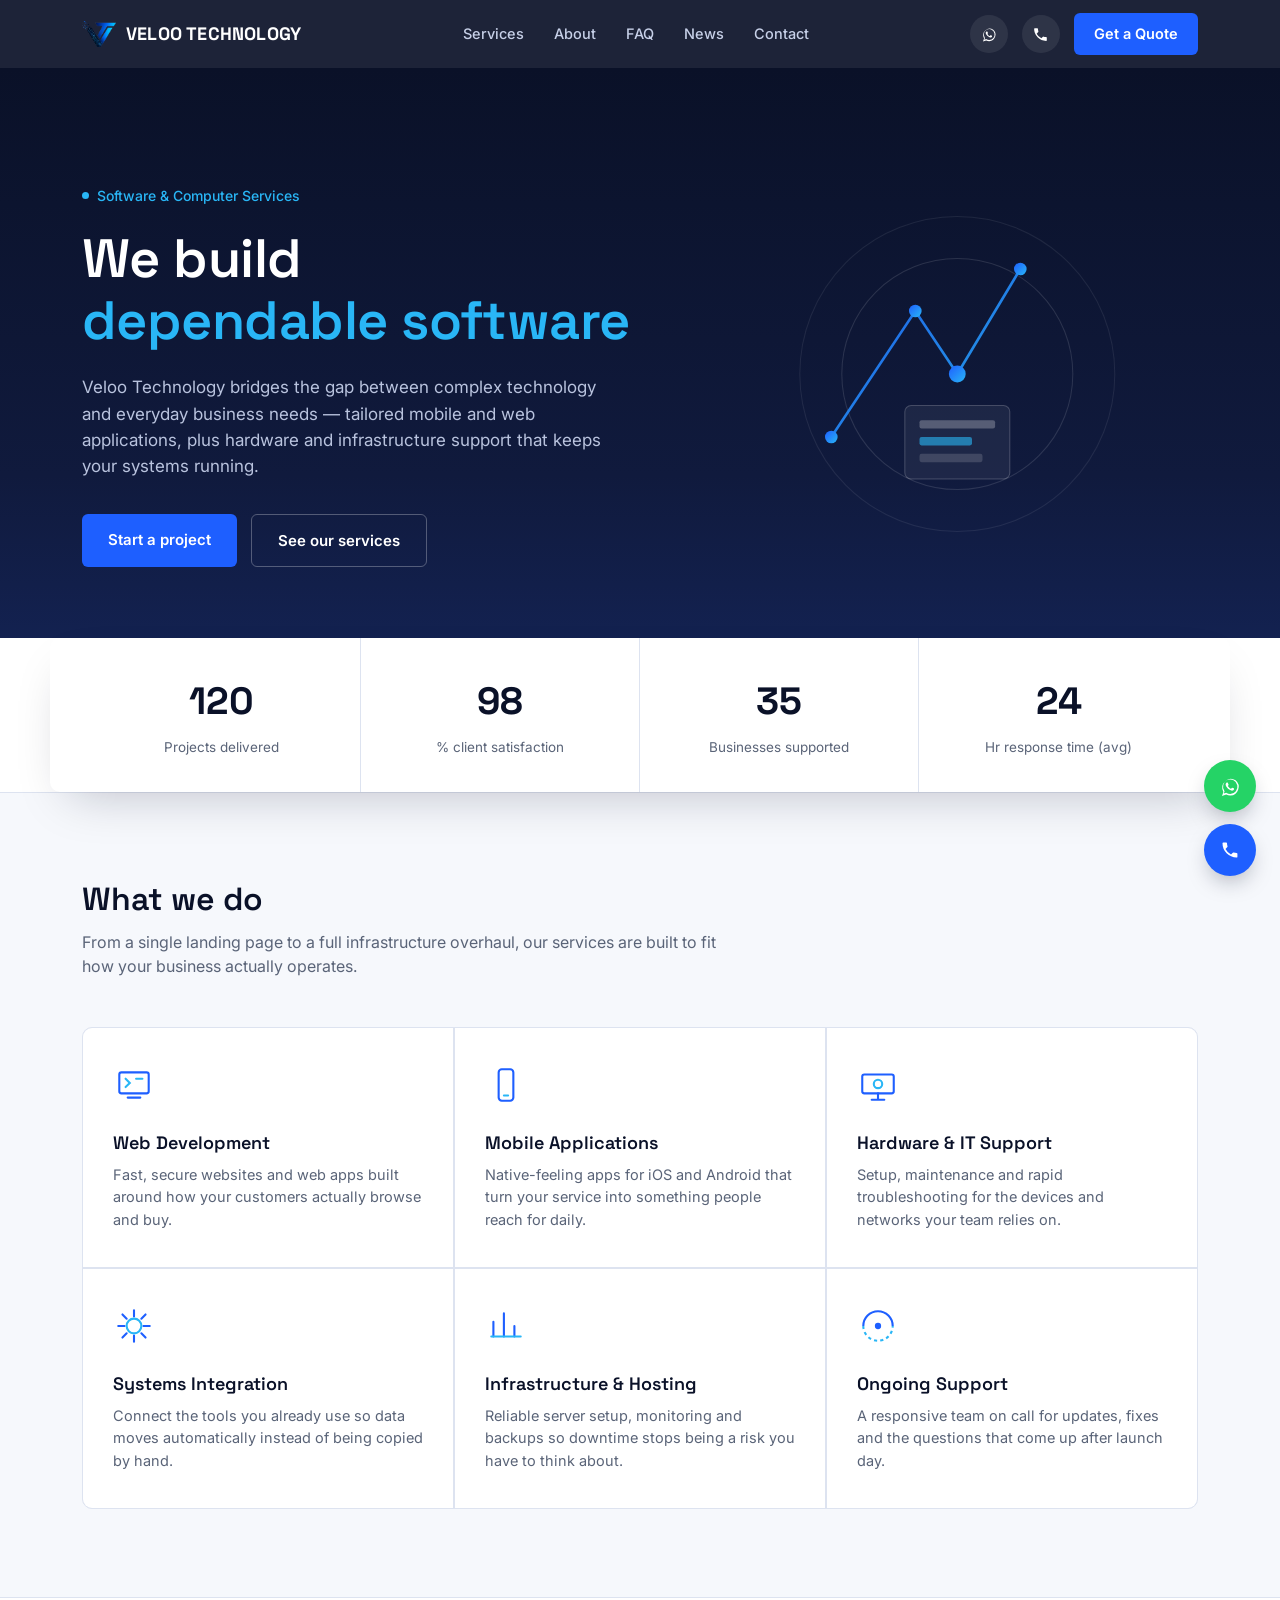
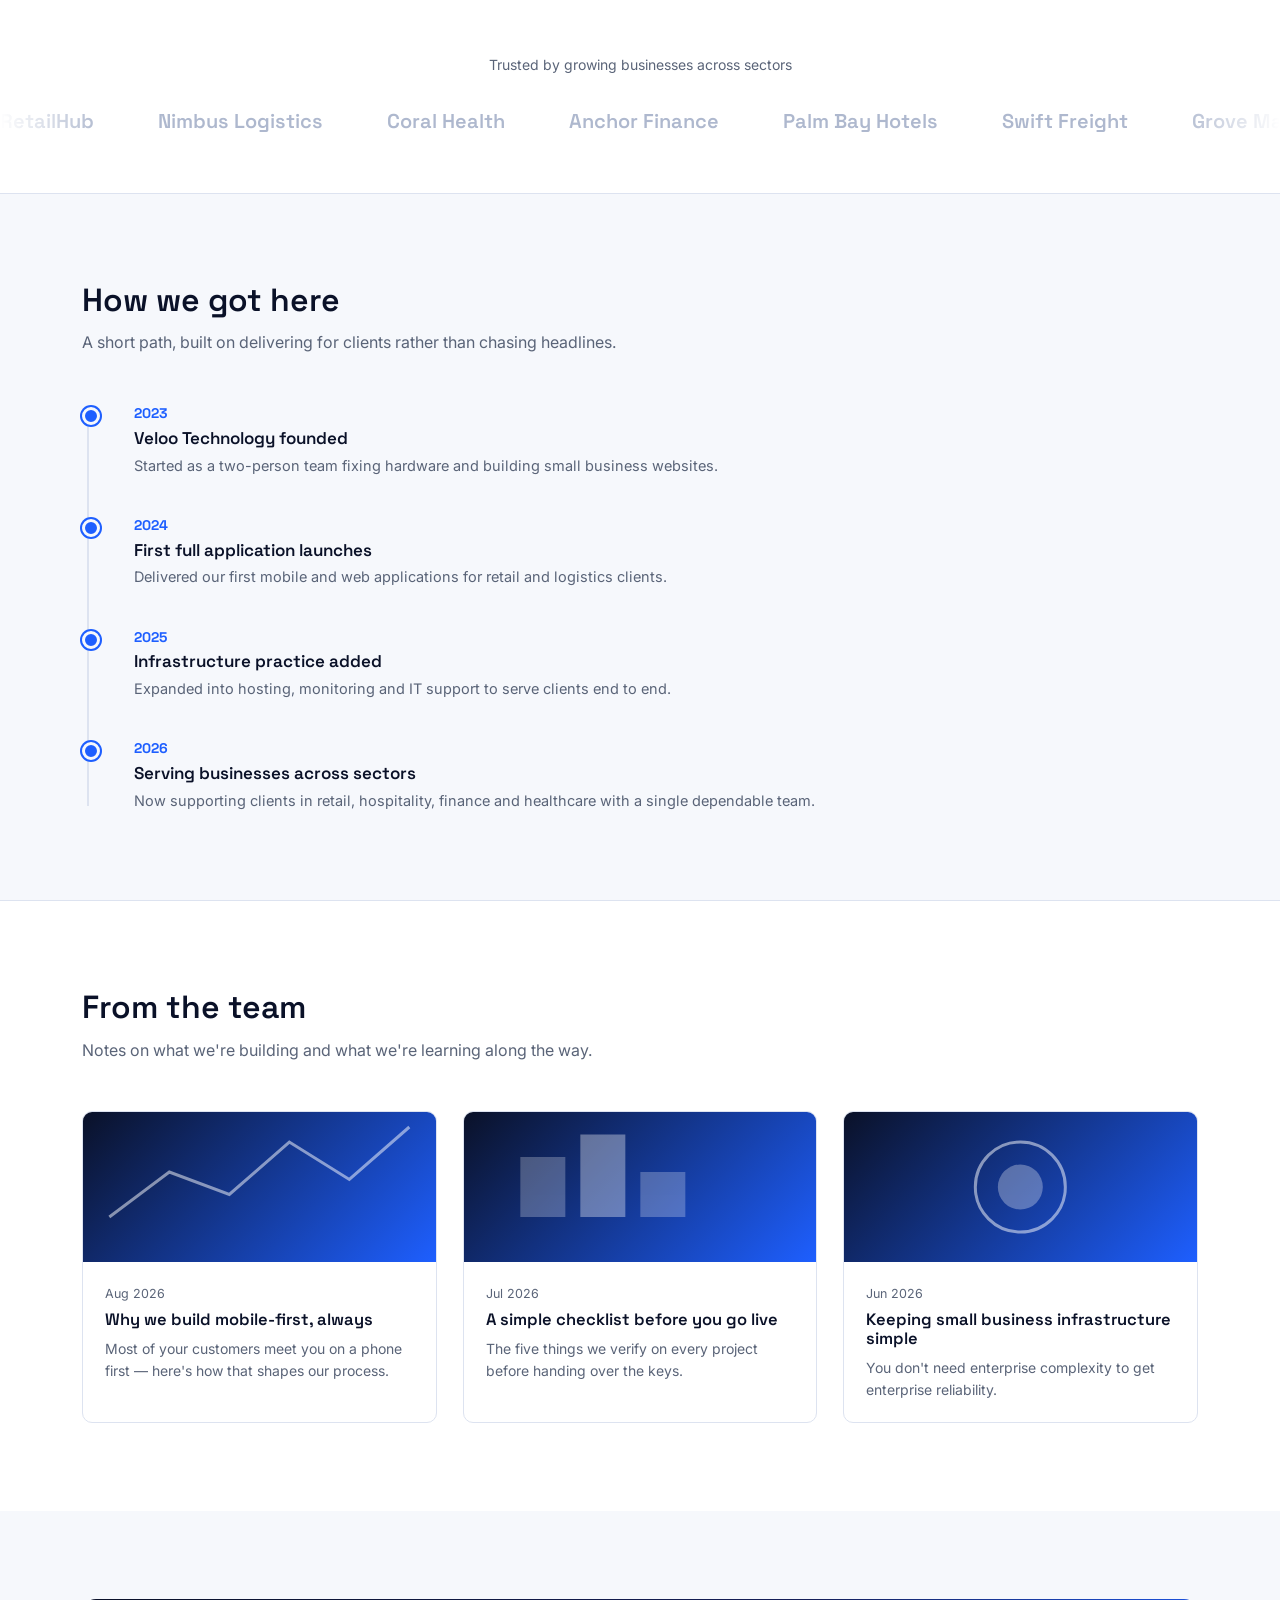
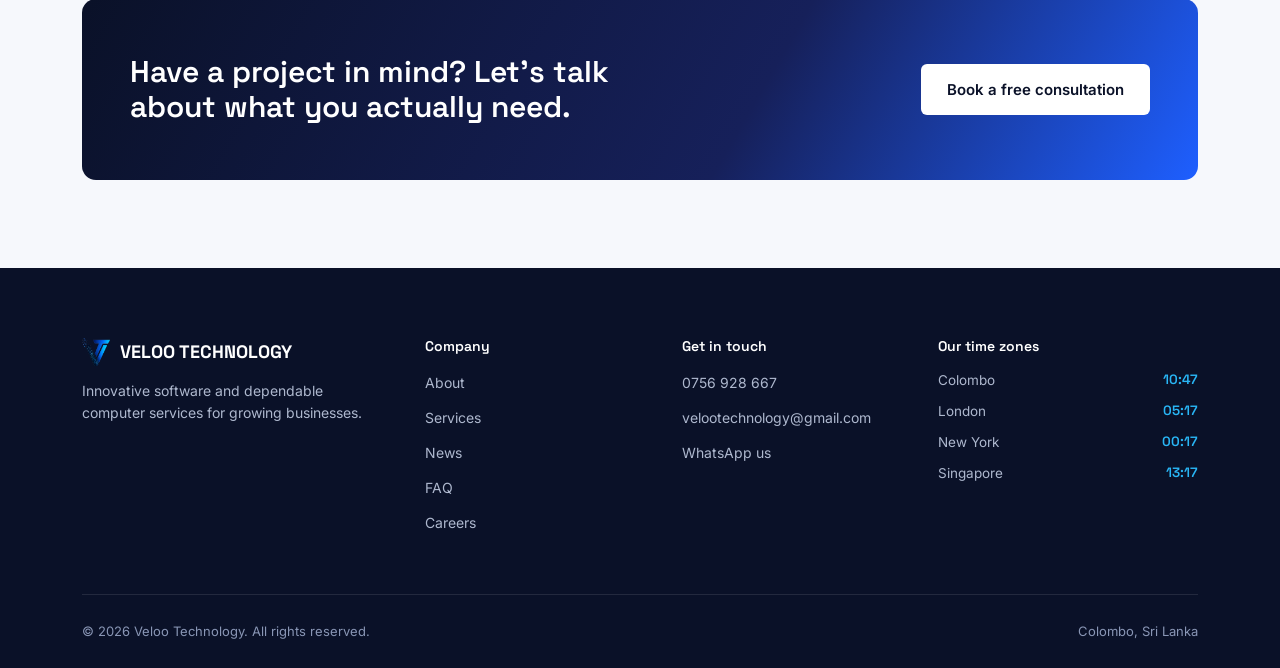
<file: index.html>
<!DOCTYPE html>
<html lang="en">
<head>
<meta charset="UTF-8">
<meta name="viewport" content="width=device-width, initial-scale=1.0">
<title>Veloo Technology — Innovative Software & Dependable Computer Services</title>
<meta name="description" content="Veloo Technology builds tailored mobile and web applications and provides dependable hardware and infrastructure support for growing businesses.">
<link rel="preconnect" href="https://fonts.googleapis.com">
<link href="https://fonts.googleapis.com/css2?family=Space+Grotesk:wght@400;500;600;700&family=Inter:wght@400;500;600&display=swap" rel="stylesheet">
<link rel="stylesheet" href="css/style.css">
</head>
<body>

<nav class="nav">
  <div class="nav-inner">
    <a href="index.html" class="brand">
      <img src="assets/logo-icon.png" class="brand-mark" alt="Veloo Technology logo">
      VELOO TECHNOLOGY
    </a>
    <div class="nav-links">
      <a href="services.html">Services</a>
      <a href="about.html">About</a>
      <a href="faq.html">FAQ</a>
      <a href="#news">News</a>
      <a href="contact.html">Contact</a>
    </div>
    <div class="nav-actions">
      <a class="icon-btn" href="https://wa.me/94756928667" aria-label="WhatsApp" target="_blank" rel="noopener">
        <svg width="18" height="18" viewBox="0 0 24 24" fill="currentColor"><path d="M17.6 6.3A8.7 8.7 0 0 0 5.4 17.9L4 22l4.2-1.4a8.7 8.7 0 0 0 4.1 1A8.7 8.7 0 0 0 17.6 6.3ZM12.3 20a7.2 7.2 0 0 1-3.7-1l-.3-.2-2.5.8.8-2.4-.2-.3a7.2 7.2 0 1 1 5.9 3ZM16 14.4c-.2-.1-1.3-.6-1.5-.7-.2-.1-.3-.1-.5.1s-.6.7-.7.8-.3.2-.5.1a5.9 5.9 0 0 1-1.7-1.1 6.4 6.4 0 0 1-1.2-1.5c-.1-.2 0-.3.1-.4l.4-.4.2-.3v-.3c0-.1-.5-1.3-.7-1.7s-.4-.4-.5-.4h-.5c-.1 0-.4.1-.6.3a2.3 2.3 0 0 0-.7 1.7 4 4 0 0 0 .8 2.1 9.5 9.5 0 0 0 3.7 3.3c.5.2.9.4 1.2.5a2.9 2.9 0 0 0 1.3.1 2.2 2.2 0 0 0 1.4-1c.1-.3.1-.5 0-.6Z"/></svg>
      </a>
      <a class="icon-btn" href="tel:+94756928667" aria-label="Call us">
        <svg width="17" height="17" viewBox="0 0 24 24" fill="currentColor"><path d="M6.6 10.8a15.9 15.9 0 0 0 6.6 6.6l2.2-2.2a1 1 0 0 1 1-.2 11 11 0 0 0 3.5.6 1 1 0 0 1 1 1V20a1 1 0 0 1-1 1A17 17 0 0 1 3 4a1 1 0 0 1 1-1h3.4a1 1 0 0 1 1 1 11 11 0 0 0 .6 3.5 1 1 0 0 1-.2 1Z"/></svg>
      </a>
      <a class="nav-cta" href="contact.html">Get a Quote</a>
    </div>
    <button class="nav-toggle" aria-label="Menu">
      <svg width="24" height="24" viewBox="0 0 24 24" fill="none" stroke="currentColor" stroke-width="2"><path d="M4 6h16M4 12h16M4 18h16"/></svg>
    </button>
  </div>
</nav>

<header class="hero">
  <div class="wrap hero-grid">
    <div>
      <div class="hero-eyebrow"><span class="dot"></span>Software & Computer Services</div>
      <h1>We build <span class="rotating" id="rotating-text">dependable software</span></h1>
      <p>Veloo Technology bridges the gap between complex technology and everyday business needs — tailored mobile and web applications, plus hardware and infrastructure support that keeps your systems running.</p>
      <div class="hero-actions">
        <a class="btn-primary" href="contact.html">Start a project</a>
        <a class="btn-ghost" href="services.html">See our services</a>
      </div>
    </div>
    <div class="hero-visual">
      <svg viewBox="0 0 400 400" xmlns="http://www.w3.org/2000/svg">
        <defs>
          <linearGradient id="hg1" x1="0" y1="0" x2="1" y2="1">
            <stop offset="0%" stop-color="#1E5FFF"/><stop offset="100%" stop-color="#29B6F6"/>
          </linearGradient>
        </defs>
        <circle cx="200" cy="200" r="150" fill="none" stroke="rgba(255,255,255,0.08)" stroke-width="1"/>
        <circle cx="200" cy="200" r="110" fill="none" stroke="rgba(255,255,255,0.12)" stroke-width="1"/>
        <g stroke="url(#hg1)" stroke-width="2.5" fill="none" opacity="0.9">
          <path d="M80 260 L160 140 L200 200 L260 100"/>
        </g>
        <g fill="url(#hg1)">
          <circle cx="80" cy="260" r="6"/>
          <circle cx="160" cy="140" r="6"/>
          <circle cx="200" cy="200" r="8"/>
          <circle cx="260" cy="100" r="6"/>
        </g>
        <rect x="150" y="230" width="100" height="70" rx="6" fill="rgba(255,255,255,0.06)" stroke="rgba(255,255,255,0.2)"/>
        <rect x="164" y="244" width="72" height="8" rx="2" fill="rgba(255,255,255,0.25)"/>
        <rect x="164" y="260" width="50" height="8" rx="2" fill="rgba(41,182,246,0.6)"/>
        <rect x="164" y="276" width="60" height="8" rx="2" fill="rgba(255,255,255,0.15)"/>
      </svg>
    </div>
  </div>
</header>

<div class="stats">
  <div class="stats-inner">
    <div class="stat"><div class="stat-num" data-target="120">0</div><div class="stat-label">Projects delivered</div></div>
    <div class="stat"><div class="stat-num" data-target="98">0</div><div class="stat-label">% client satisfaction</div></div>
    <div class="stat"><div class="stat-num" data-target="35">0</div><div class="stat-label">Businesses supported</div></div>
    <div class="stat"><div class="stat-num" data-target="24">0</div><div class="stat-label">Hr response time (avg)</div></div>
  </div>
</div>

<section id="services">
  <div class="wrap">
    <div class="section-head">
      <h2>What we do</h2>
      <p class="lead">From a single landing page to a full infrastructure overhaul, our services are built to fit how your business actually operates.</p>
    </div>
    <div class="services-grid">
      <div class="service">
        <svg class="service-icon" viewBox="0 0 40 40" fill="none"><rect x="6" y="8" width="28" height="20" rx="2" stroke="#1E5FFF" stroke-width="2"/><path d="M14 32h12" stroke="#1E5FFF" stroke-width="2" stroke-linecap="round"/><path d="M12 14l4 4-4 4M22 14h6" stroke="#29B6F6" stroke-width="2" stroke-linecap="round"/></svg>
        <h3>Web Development</h3>
        <p>Fast, secure websites and web apps built around how your customers actually browse and buy.</p>
      </div>
      <div class="service">
        <svg class="service-icon" viewBox="0 0 40 40" fill="none"><rect x="13" y="5" width="14" height="30" rx="3" stroke="#1E5FFF" stroke-width="2"/><path d="M18 30h4" stroke="#29B6F6" stroke-width="2" stroke-linecap="round"/></svg>
        <h3>Mobile Applications</h3>
        <p>Native-feeling apps for iOS and Android that turn your service into something people reach for daily.</p>
      </div>
      <div class="service">
        <svg class="service-icon" viewBox="0 0 40 40" fill="none"><rect x="5" y="10" width="30" height="18" rx="2" stroke="#1E5FFF" stroke-width="2"/><path d="M14 34h12M20 28v6" stroke="#1E5FFF" stroke-width="2" stroke-linecap="round"/><circle cx="20" cy="19" r="4" stroke="#29B6F6" stroke-width="2"/></svg>
        <h3>Hardware & IT Support</h3>
        <p>Setup, maintenance and rapid troubleshooting for the devices and networks your team relies on.</p>
      </div>
      <div class="service">
        <svg class="service-icon" viewBox="0 0 40 40" fill="none"><path d="M20 5v6M20 29v6M5 20h6M29 20h6M9 9l4 4M27 27l4 4M9 31l4-4M27 13l4-4" stroke="#1E5FFF" stroke-width="2" stroke-linecap="round"/><circle cx="20" cy="20" r="7" stroke="#29B6F6" stroke-width="2"/></svg>
        <h3>Systems Integration</h3>
        <p>Connect the tools you already use so data moves automatically instead of being copied by hand.</p>
      </div>
      <div class="service">
        <svg class="service-icon" viewBox="0 0 40 40" fill="none"><path d="M8 30V16M18 30V8M28 30v-10" stroke="#1E5FFF" stroke-width="2" stroke-linecap="round"/><path d="M6 30h28" stroke="#29B6F6" stroke-width="2" stroke-linecap="round"/></svg>
        <h3>Infrastructure & Hosting</h3>
        <p>Reliable server setup, monitoring and backups so downtime stops being a risk you have to think about.</p>
      </div>
      <div class="service">
        <svg class="service-icon" viewBox="0 0 40 40" fill="none"><path d="M6 20a14 14 0 0 1 28 0" stroke="#1E5FFF" stroke-width="2"/><path d="M6 20a14 14 0 0 0 28 0" stroke="#29B6F6" stroke-width="2" stroke-dasharray="3 3"/><circle cx="20" cy="20" r="3" fill="#1E5FFF"/></svg>
        <h3>Ongoing Support</h3>
        <p>A responsive team on call for updates, fixes and the questions that come up after launch day.</p>
      </div>
    </div>
  </div>
</section>

<div class="marquee-section">
  <div class="wrap">
    <p class="marquee-label">Trusted by growing businesses across sectors</p>
  </div>
  <div class="marquee-track">
    <div class="marquee-inner" id="marquee-inner">
      <span>RetailHub</span><span>Nimbus Logistics</span><span>Coral Health</span><span>Anchor Finance</span><span>Palm Bay Hotels</span><span>Swift Freight</span><span>Grove Market</span>
      <span>RetailHub</span><span>Nimbus Logistics</span><span>Coral Health</span><span>Anchor Finance</span><span>Palm Bay Hotels</span><span>Swift Freight</span><span>Grove Market</span>
    </div>
  </div>
</div>

<section id="about">
  <div class="wrap">
    <div class="section-head">
      <h2>How we got here</h2>
      <p class="lead">A short path, built on delivering for clients rather than chasing headlines.</p>
    </div>
    <div class="timeline">
      <div class="tl-item">
        <div class="tl-year">2023</div>
        <h3>Veloo Technology founded</h3>
        <p>Started as a two-person team fixing hardware and building small business websites.</p>
      </div>
      <div class="tl-item">
        <div class="tl-year">2024</div>
        <h3>First full application launches</h3>
        <p>Delivered our first mobile and web applications for retail and logistics clients.</p>
      </div>
      <div class="tl-item">
        <div class="tl-year">2025</div>
        <h3>Infrastructure practice added</h3>
        <p>Expanded into hosting, monitoring and IT support to serve clients end to end.</p>
      </div>
      <div class="tl-item">
        <div class="tl-year">2026</div>
        <h3>Serving businesses across sectors</h3>
        <p>Now supporting clients in retail, hospitality, finance and healthcare with a single dependable team.</p>
      </div>
    </div>
  </div>
</section>

<section id="news" style="background:var(--white);border-top:1px solid var(--line);">
  <div class="wrap">
    <div class="section-head">
      <h2>From the team</h2>
      <p class="lead">Notes on what we're building and what we're learning along the way.</p>
    </div>
    <div class="news-grid">
      <article class="news-card">
        <div class="news-thumb"><svg viewBox="0 0 200 100"><path d="M0 70 L40 40 L80 55 L120 20 L160 45 L200 10" stroke="#fff" stroke-width="2" fill="none"/></svg></div>
        <div class="news-body">
          <div class="news-date">Aug 2026</div>
          <h3>Why we build mobile-first, always</h3>
          <p>Most of your customers meet you on a phone first — here's how that shapes our process.</p>
        </div>
      </article>
      <article class="news-card">
        <div class="news-thumb"><svg viewBox="0 0 200 100"><rect x="20" y="30" width="30" height="40" fill="#fff" opacity="0.5"/><rect x="60" y="15" width="30" height="55" fill="#fff" opacity="0.7"/><rect x="100" y="40" width="30" height="30" fill="#fff" opacity="0.5"/></svg></div>
        <div class="news-body">
          <div class="news-date">Jul 2026</div>
          <h3>A simple checklist before you go live</h3>
          <p>The five things we verify on every project before handing over the keys.</p>
        </div>
      </article>
      <article class="news-card">
        <div class="news-thumb"><svg viewBox="0 0 200 100"><circle cx="100" cy="50" r="30" fill="none" stroke="#fff" stroke-width="2"/><circle cx="100" cy="50" r="15" fill="#fff" opacity="0.6"/></svg></div>
        <div class="news-body">
          <div class="news-date">Jun 2026</div>
          <h3>Keeping small business infrastructure simple</h3>
          <p>You don't need enterprise complexity to get enterprise reliability.</p>
        </div>
      </article>
    </div>
  </div>
</section>

<section>
  <div class="wrap">
    <div class="cta-band">
      <h2>Have a project in mind? Let's talk about what you actually need.</h2>
      <a class="btn-primary" href="contact.html">Book a free consultation</a>
    </div>
  </div>
</section>

<footer>
  <div class="wrap">
    <div class="footer-grid">
      <div>
        <div class="footer-brand">
          <img src="assets/logo-icon.png" width="28" height="28" alt="Veloo Technology logo">
          VELOO TECHNOLOGY
        </div>
        <p style="font-size:14px;color:#AEB8CE;max-width:280px;">Innovative software and dependable computer services for growing businesses.</p>
      </div>
      <div class="footer-col">
        <h4>Company</h4>
        <ul>
          <li><a href="about.html">About</a></li>
          <li><a href="services.html">Services</a></li>
          <li><a href="index.html#news">News</a></li>
          <li><a href="faq.html">FAQ</a></li>
          <li><a href="#">Careers</a></li>
        </ul>
      </div>
      <div class="footer-col">
        <h4>Get in touch</h4>
        <ul>
          <li><a href="tel:+94756928667">0756 928 667</a></li>
          <li><a href="mailto:velootechnology@gmail.com">velootechnology@gmail.com</a></li>
          <li><a href="https://wa.me/94756928667" target="_blank" rel="noopener">WhatsApp us</a></li>
        </ul>
      </div>
      <div class="footer-col">
        <h4>Our time zones</h4>
        <div class="clocks" id="clocks">
          <div class="clock-row"><span class="clock-city">Colombo</span><span class="clock-time" data-tz="Asia/Colombo">--:--</span></div>
          <div class="clock-row"><span class="clock-city">London</span><span class="clock-time" data-tz="Europe/London">--:--</span></div>
          <div class="clock-row"><span class="clock-city">New York</span><span class="clock-time" data-tz="America/New_York">--:--</span></div>
          <div class="clock-row"><span class="clock-city">Singapore</span><span class="clock-time" data-tz="Asia/Singapore">--:--</span></div>
        </div>
      </div>
    </div>
    <div class="footer-bottom">
      <span>© 2026 Veloo Technology. All rights reserved.</span>
      <span>Colombo, Sri Lanka</span>
    </div>
  </div>
</footer>

<div class="float-actions">
  <a class="float-btn whatsapp" href="https://wa.me/94756928667" target="_blank" rel="noopener" aria-label="Chat on WhatsApp">
    <svg width="24" height="24" viewBox="0 0 24 24" fill="currentColor"><path d="M17.6 6.3A8.7 8.7 0 0 0 5.4 17.9L4 22l4.2-1.4a8.7 8.7 0 0 0 4.1 1A8.7 8.7 0 0 0 17.6 6.3ZM12.3 20a7.2 7.2 0 0 1-3.7-1l-.3-.2-2.5.8.8-2.4-.2-.3a7.2 7.2 0 1 1 5.9 3ZM16 14.4c-.2-.1-1.3-.6-1.5-.7-.2-.1-.3-.1-.5.1s-.6.7-.7.8-.3.2-.5.1a5.9 5.9 0 0 1-1.7-1.1 6.4 6.4 0 0 1-1.2-1.5c-.1-.2 0-.3.1-.4l.4-.4.2-.3v-.3c0-.1-.5-1.3-.7-1.7s-.4-.4-.5-.4h-.5c-.1 0-.4.1-.6.3a2.3 2.3 0 0 0-.7 1.7 4 4 0 0 0 .8 2.1 9.5 9.5 0 0 0 3.7 3.3c.5.2.9.4 1.2.5a2.9 2.9 0 0 0 1.3.1 2.2 2.2 0 0 0 1.4-1c.1-.3.1-.5 0-.6Z"/></svg>
  </a>
  <a class="float-btn phone" href="tel:+94756928667" aria-label="Call Veloo Technology">
    <svg width="20" height="20" viewBox="0 0 24 24" fill="currentColor"><path d="M6.6 10.8a15.9 15.9 0 0 0 6.6 6.6l2.2-2.2a1 1 0 0 1 1-.2 11 11 0 0 0 3.5.6 1 1 0 0 1 1 1V20a1 1 0 0 1-1 1A17 17 0 0 1 3 4a1 1 0 0 1 1-1h3.4a1 1 0 0 1 1 1 11 11 0 0 0 .6 3.5 1 1 0 0 1-.2 1Z"/></svg>
  </a>
</div>

<script src="js/main.js"></script>
</body>
</html>
</file>
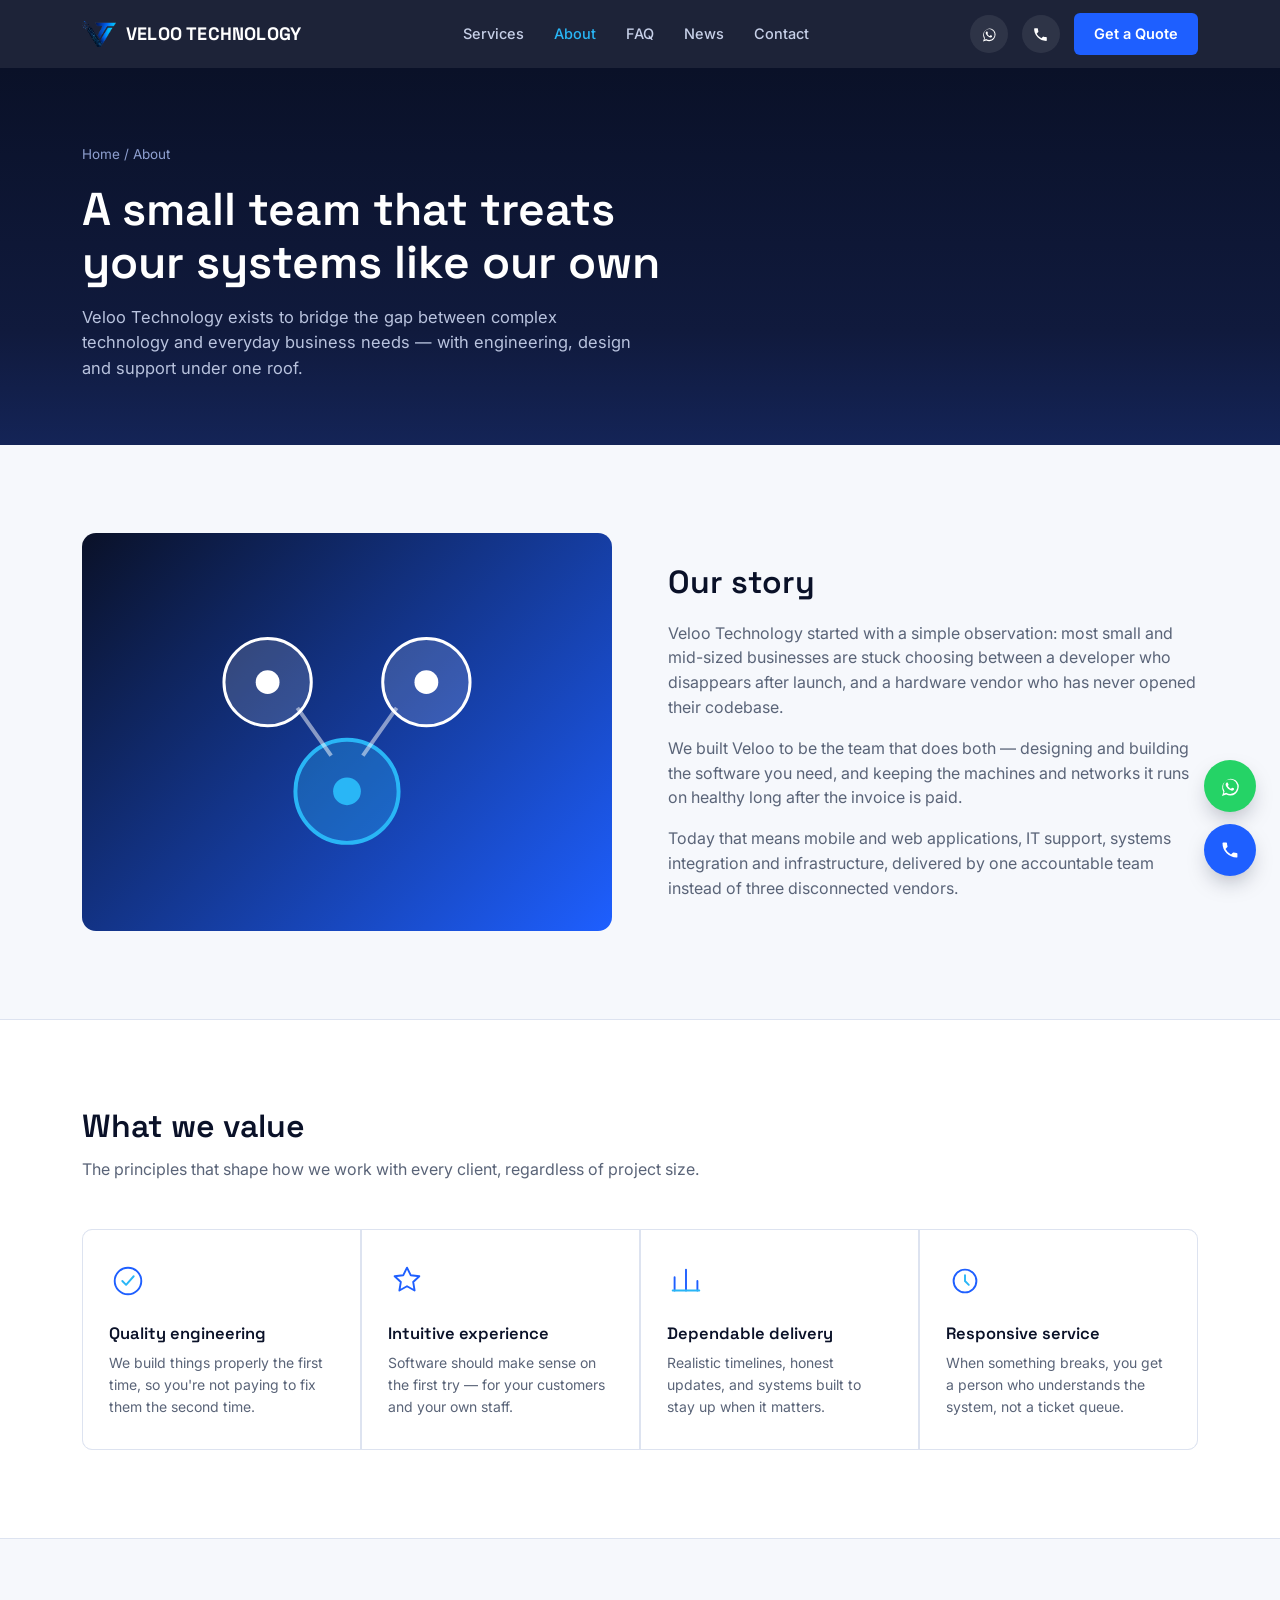
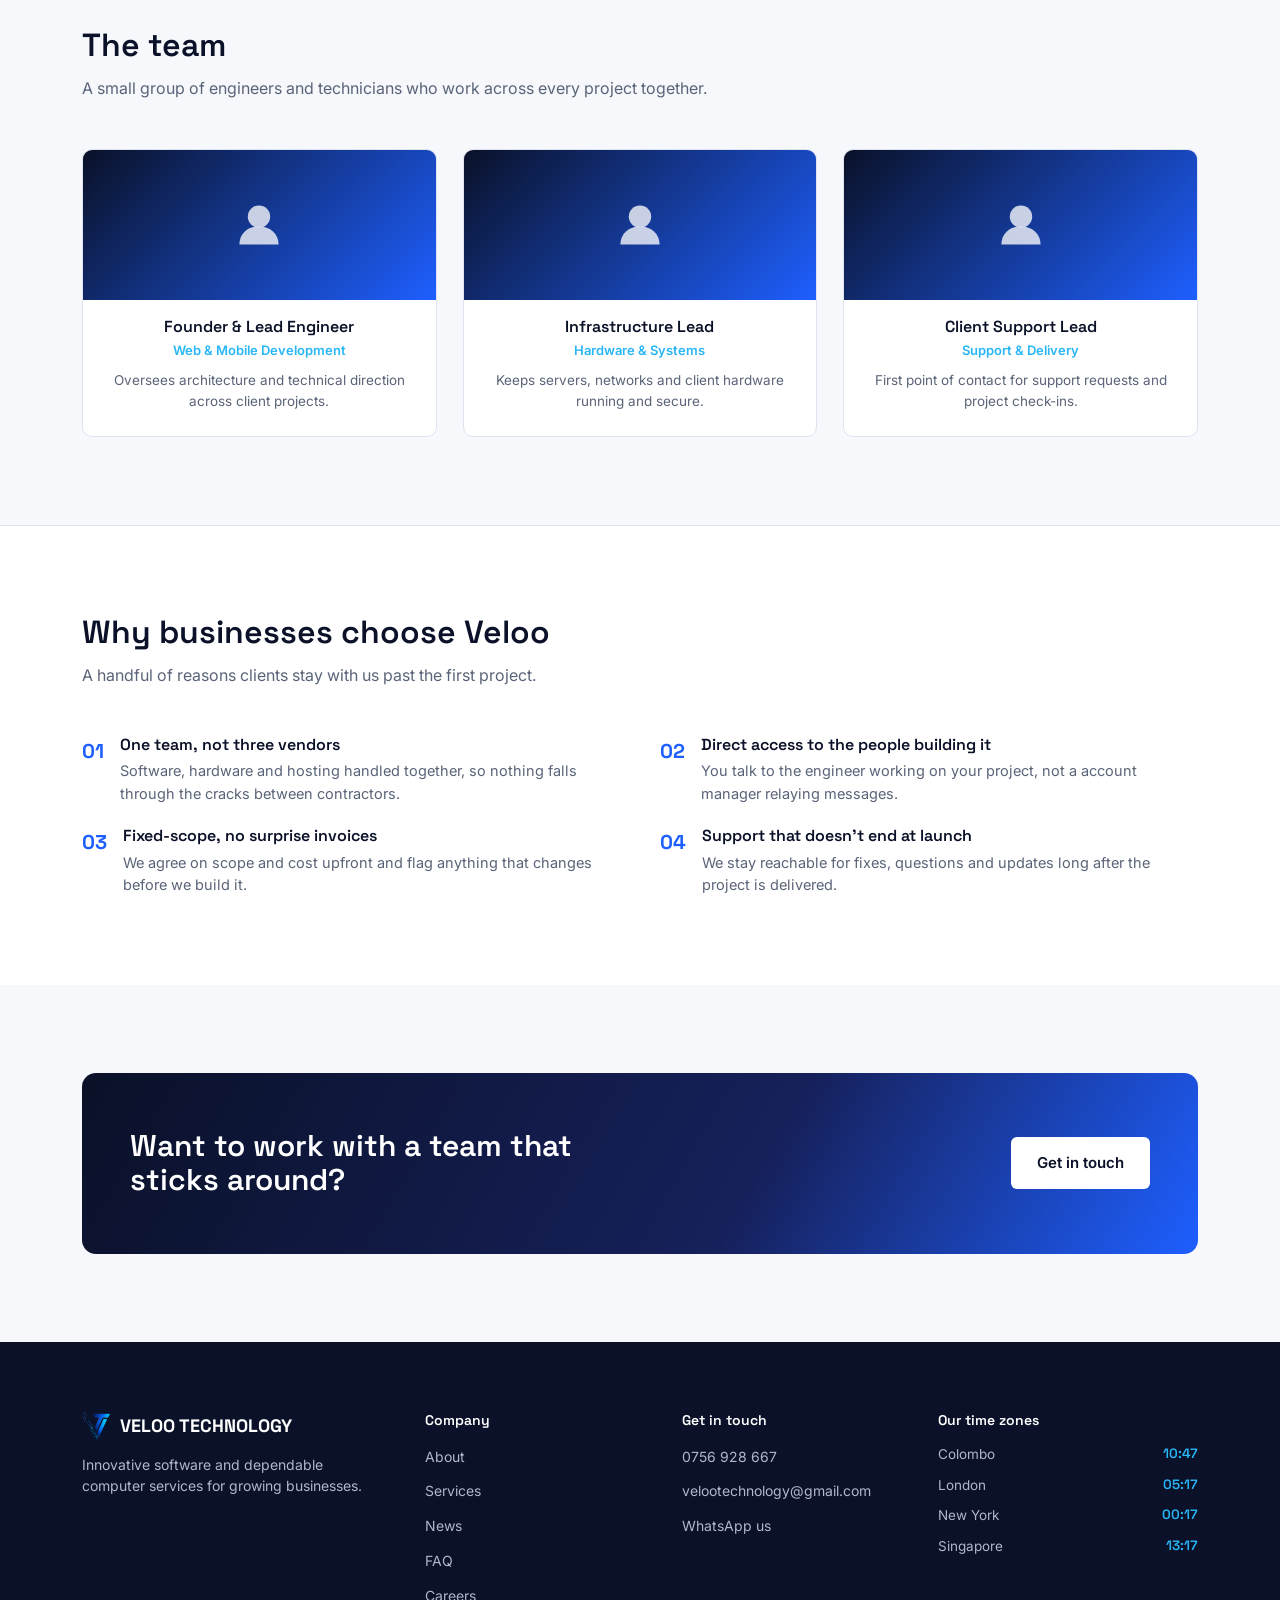
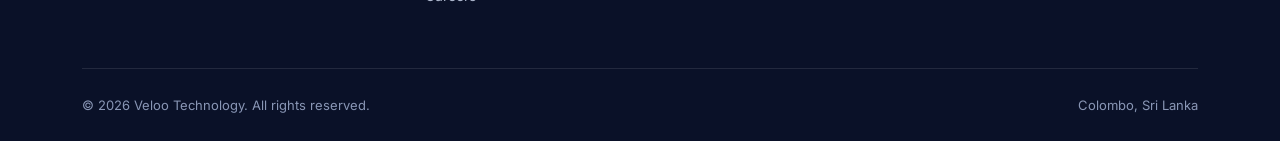
<file: about.html>
<!DOCTYPE html>
<html lang="en">
<head>
<meta charset="UTF-8">
<meta name="viewport" content="width=device-width, initial-scale=1.0">
<title>About Us — Veloo Technology</title>
<meta name="description" content="Veloo Technology is a software and IT services team bridging complex technology and everyday business needs.">
<link rel="preconnect" href="https://fonts.googleapis.com">
<link href="https://fonts.googleapis.com/css2?family=Space+Grotesk:wght@400;500;600;700&family=Inter:wght@400;500;600&display=swap" rel="stylesheet">
<link rel="stylesheet" href="css/style.css">
</head>
<body>

<nav class="nav">
  <div class="nav-inner">
    <a href="index.html" class="brand">
      <img src="assets/logo-icon.png" class="brand-mark" alt="Veloo Technology logo">
      VELOO TECHNOLOGY
    </a>
    <div class="nav-links">
      <a href="services.html">Services</a>
      <a href="about.html" class="active">About</a>
      <a href="faq.html">FAQ</a>
      <a href="index.html#news">News</a>
      <a href="contact.html">Contact</a>
    </div>
    <div class="nav-actions">
      <a class="icon-btn" href="https://wa.me/94756928667" aria-label="WhatsApp" target="_blank" rel="noopener">
        <svg width="18" height="18" viewBox="0 0 24 24" fill="currentColor"><path d="M17.6 6.3A8.7 8.7 0 0 0 5.4 17.9L4 22l4.2-1.4a8.7 8.7 0 0 0 4.1 1A8.7 8.7 0 0 0 17.6 6.3ZM12.3 20a7.2 7.2 0 0 1-3.7-1l-.3-.2-2.5.8.8-2.4-.2-.3a7.2 7.2 0 1 1 5.9 3ZM16 14.4c-.2-.1-1.3-.6-1.5-.7-.2-.1-.3-.1-.5.1s-.6.7-.7.8-.3.2-.5.1a5.9 5.9 0 0 1-1.7-1.1 6.4 6.4 0 0 1-1.2-1.5c-.1-.2 0-.3.1-.4l.4-.4.2-.3v-.3c0-.1-.5-1.3-.7-1.7s-.4-.4-.5-.4h-.5c-.1 0-.4.1-.6.3a2.3 2.3 0 0 0-.7 1.7 4 4 0 0 0 .8 2.1 9.5 9.5 0 0 0 3.7 3.3c.5.2.9.4 1.2.5a2.9 2.9 0 0 0 1.3.1 2.2 2.2 0 0 0 1.4-1c.1-.3.1-.5 0-.6Z"/></svg>
      </a>
      <a class="icon-btn" href="tel:+94756928667" aria-label="Call us">
        <svg width="17" height="17" viewBox="0 0 24 24" fill="currentColor"><path d="M6.6 10.8a15.9 15.9 0 0 0 6.6 6.6l2.2-2.2a1 1 0 0 1 1-.2 11 11 0 0 0 3.5.6 1 1 0 0 1 1 1V20a1 1 0 0 1-1 1A17 17 0 0 1 3 4a1 1 0 0 1 1-1h3.4a1 1 0 0 1 1 1 11 11 0 0 0 .6 3.5 1 1 0 0 1-.2 1Z"/></svg>
      </a>
      <a class="nav-cta" href="contact.html">Get a Quote</a>
    </div>
    <button class="nav-toggle" aria-label="Menu">
      <svg width="24" height="24" viewBox="0 0 24 24" fill="none" stroke="currentColor" stroke-width="2"><path d="M4 6h16M4 12h16M4 18h16"/></svg>
    </button>
  </div>
</nav>

<header class="page-header">
  <div class="wrap">
    <div class="breadcrumb"><a href="index.html">Home</a> / About</div>
    <h1>A small team that treats your systems like our own</h1>
    <p>Veloo Technology exists to bridge the gap between complex technology and everyday business needs — with engineering, design and support under one roof.</p>
  </div>
</header>

<section>
  <div class="wrap story-grid">
    <div class="story-visual">
      <svg viewBox="0 0 200 160" fill="none">
        <circle cx="60" cy="55" r="22" fill="rgba(255,255,255,0.15)" stroke="#fff" stroke-width="1.5"/>
        <circle cx="140" cy="55" r="22" fill="rgba(255,255,255,0.15)" stroke="#fff" stroke-width="1.5"/>
        <circle cx="100" cy="110" r="26" fill="rgba(41,182,246,0.3)" stroke="#29B6F6" stroke-width="2"/>
        <path d="M75 68L92 92M125 68L108 92" stroke="rgba(255,255,255,0.5)" stroke-width="2"/>
        <circle cx="60" cy="55" r="6" fill="#fff"/>
        <circle cx="140" cy="55" r="6" fill="#fff"/>
        <circle cx="100" cy="110" r="7" fill="#29B6F6"/>
      </svg>
    </div>
    <div class="story-content">
      <div class="section-head" style="margin-bottom:20px;">
        <h2>Our story</h2>
      </div>
      <p>Veloo Technology started with a simple observation: most small and mid-sized businesses are stuck choosing between a developer who disappears after launch, and a hardware vendor who has never opened their codebase.</p>
      <p>We built Veloo to be the team that does both — designing and building the software you need, and keeping the machines and networks it runs on healthy long after the invoice is paid.</p>
      <p>Today that means mobile and web applications, IT support, systems integration and infrastructure, delivered by one accountable team instead of three disconnected vendors.</p>
    </div>
  </div>
</section>

<section style="background:var(--white);border-top:1px solid var(--line);border-bottom:1px solid var(--line);">
  <div class="wrap">
    <div class="section-head">
      <h2>What we value</h2>
      <p class="lead">The principles that shape how we work with every client, regardless of project size.</p>
    </div>
    <div class="values-grid">
      <div class="value-card">
        <svg class="value-icon" viewBox="0 0 40 40" fill="none"><circle cx="20" cy="20" r="14" stroke="#1E5FFF" stroke-width="2"/><path d="M14 20l4 4 8-9" stroke="#29B6F6" stroke-width="2" stroke-linecap="round" stroke-linejoin="round"/></svg>
        <h4>Quality engineering</h4>
        <p>We build things properly the first time, so you're not paying to fix them the second time.</p>
      </div>
      <div class="value-card">
        <svg class="value-icon" viewBox="0 0 40 40" fill="none"><path d="M20 6l4 8 9 1-6.5 6 1.5 9-8-4.5-8 4.5 1.5-9L7 15l9-1z" stroke="#1E5FFF" stroke-width="2" stroke-linejoin="round"/></svg>
        <h4>Intuitive experience</h4>
        <p>Software should make sense on the first try — for your customers and your own staff.</p>
      </div>
      <div class="value-card">
        <svg class="value-icon" viewBox="0 0 40 40" fill="none"><path d="M8 30V16M20 30V8M32 30v-10" stroke="#1E5FFF" stroke-width="2" stroke-linecap="round"/><path d="M6 30h28" stroke="#29B6F6" stroke-width="2" stroke-linecap="round"/></svg>
        <h4>Dependable delivery</h4>
        <p>Realistic timelines, honest updates, and systems built to stay up when it matters.</p>
      </div>
      <div class="value-card">
        <svg class="value-icon" viewBox="0 0 40 40" fill="none"><path d="M12 12l16 16M28 12L12 28" stroke="none"/><path d="M20 8a12 12 0 1 0 0 24 12 12 0 0 0 0-24z" stroke="#1E5FFF" stroke-width="2"/><path d="M20 14v6l4 4" stroke="#29B6F6" stroke-width="2" stroke-linecap="round"/></svg>
        <h4>Responsive service</h4>
        <p>When something breaks, you get a person who understands the system, not a ticket queue.</p>
      </div>
    </div>
  </div>
</section>

<section>
  <div class="wrap">
    <div class="section-head">
      <h2>The team</h2>
      <p class="lead">A small group of engineers and technicians who work across every project together.</p>
    </div>
    <div class="team-grid">
      <div class="team-card">
        <div class="team-photo"><svg viewBox="0 0 40 40" fill="rgba(255,255,255,0.9)"><circle cx="20" cy="14" r="8"/><path d="M6 34c0-8 6-13 14-13s14 5 14 13z"/></svg></div>
        <h4>Founder & Lead Engineer</h4>
        <div class="role">Web & Mobile Development</div>
        <p class="bio">Oversees architecture and technical direction across client projects.</p>
      </div>
      <div class="team-card">
        <div class="team-photo"><svg viewBox="0 0 40 40" fill="rgba(255,255,255,0.9)"><circle cx="20" cy="14" r="8"/><path d="M6 34c0-8 6-13 14-13s14 5 14 13z"/></svg></div>
        <h4>Infrastructure Lead</h4>
        <div class="role">Hardware & Systems</div>
        <p class="bio">Keeps servers, networks and client hardware running and secure.</p>
      </div>
      <div class="team-card">
        <div class="team-photo"><svg viewBox="0 0 40 40" fill="rgba(255,255,255,0.9)"><circle cx="20" cy="14" r="8"/><path d="M6 34c0-8 6-13 14-13s14 5 14 13z"/></svg></div>
        <h4>Client Support Lead</h4>
        <div class="role">Support & Delivery</div>
        <p class="bio">First point of contact for support requests and project check-ins.</p>
      </div>
    </div>
  </div>
</section>

<section style="background:var(--white);border-top:1px solid var(--line);">
  <div class="wrap">
    <div class="section-head">
      <h2>Why businesses choose Veloo</h2>
      <p class="lead">A handful of reasons clients stay with us past the first project.</p>
    </div>
    <div class="why-list">
      <div class="why-item">
        <div class="why-num">01</div>
        <div><h4>One team, not three vendors</h4><p>Software, hardware and hosting handled together, so nothing falls through the cracks between contractors.</p></div>
      </div>
      <div class="why-item">
        <div class="why-num">02</div>
        <div><h4>Direct access to the people building it</h4><p>You talk to the engineer working on your project, not a account manager relaying messages.</p></div>
      </div>
      <div class="why-item">
        <div class="why-num">03</div>
        <div><h4>Fixed-scope, no surprise invoices</h4><p>We agree on scope and cost upfront and flag anything that changes before we build it.</p></div>
      </div>
      <div class="why-item">
        <div class="why-num">04</div>
        <div><h4>Support that doesn't end at launch</h4><p>We stay reachable for fixes, questions and updates long after the project is delivered.</p></div>
      </div>
    </div>
  </div>
</section>

<section>
  <div class="wrap">
    <div class="cta-band">
      <h2>Want to work with a team that sticks around?</h2>
      <a class="btn-primary" href="contact.html">Get in touch</a>
    </div>
  </div>
</section>

<footer>
  <div class="wrap">
    <div class="footer-grid">
      <div>
        <div class="footer-brand">
          <img src="assets/logo-icon.png" width="28" height="28" alt="Veloo Technology logo">
          VELOO TECHNOLOGY
        </div>
        <p style="font-size:14px;color:#AEB8CE;max-width:280px;">Innovative software and dependable computer services for growing businesses.</p>
      </div>
      <div class="footer-col">
        <h4>Company</h4>
        <ul>
          <li><a href="about.html">About</a></li>
          <li><a href="services.html">Services</a></li>
          <li><a href="index.html#news">News</a></li>
          <li><a href="faq.html">FAQ</a></li>
          <li><a href="#">Careers</a></li>
        </ul>
      </div>
      <div class="footer-col">
        <h4>Get in touch</h4>
        <ul>
          <li><a href="tel:+94756928667">0756 928 667</a></li>
          <li><a href="mailto:velootechnology@gmail.com">velootechnology@gmail.com</a></li>
          <li><a href="https://wa.me/94756928667" target="_blank" rel="noopener">WhatsApp us</a></li>
        </ul>
      </div>
      <div class="footer-col">
        <h4>Our time zones</h4>
        <div class="clocks" id="clocks">
          <div class="clock-row"><span class="clock-city">Colombo</span><span class="clock-time" data-tz="Asia/Colombo">--:--</span></div>
          <div class="clock-row"><span class="clock-city">London</span><span class="clock-time" data-tz="Europe/London">--:--</span></div>
          <div class="clock-row"><span class="clock-city">New York</span><span class="clock-time" data-tz="America/New_York">--:--</span></div>
          <div class="clock-row"><span class="clock-city">Singapore</span><span class="clock-time" data-tz="Asia/Singapore">--:--</span></div>
        </div>
      </div>
    </div>
    <div class="footer-bottom">
      <span>© 2026 Veloo Technology. All rights reserved.</span>
      <span>Colombo, Sri Lanka</span>
    </div>
  </div>
</footer>

<div class="float-actions">
  <a class="float-btn whatsapp" href="https://wa.me/94756928667" target="_blank" rel="noopener" aria-label="Chat on WhatsApp">
    <svg width="24" height="24" viewBox="0 0 24 24" fill="currentColor"><path d="M17.6 6.3A8.7 8.7 0 0 0 5.4 17.9L4 22l4.2-1.4a8.7 8.7 0 0 0 4.1 1A8.7 8.7 0 0 0 17.6 6.3ZM12.3 20a7.2 7.2 0 0 1-3.7-1l-.3-.2-2.5.8.8-2.4-.2-.3a7.2 7.2 0 1 1 5.9 3ZM16 14.4c-.2-.1-1.3-.6-1.5-.7-.2-.1-.3-.1-.5.1s-.6.7-.7.8-.3.2-.5.1a5.9 5.9 0 0 1-1.7-1.1 6.4 6.4 0 0 1-1.2-1.5c-.1-.2 0-.3.1-.4l.4-.4.2-.3v-.3c0-.1-.5-1.3-.7-1.7s-.4-.4-.5-.4h-.5c-.1 0-.4.1-.6.3a2.3 2.3 0 0 0-.7 1.7 4 4 0 0 0 .8 2.1 9.5 9.5 0 0 0 3.7 3.3c.5.2.9.4 1.2.5a2.9 2.9 0 0 0 1.3.1 2.2 2.2 0 0 0 1.4-1c.1-.3.1-.5 0-.6Z"/></svg>
  </a>
  <a class="float-btn phone" href="tel:+94756928667" aria-label="Call Veloo Technology">
    <svg width="20" height="20" viewBox="0 0 24 24" fill="currentColor"><path d="M6.6 10.8a15.9 15.9 0 0 0 6.6 6.6l2.2-2.2a1 1 0 0 1 1-.2 11 11 0 0 0 3.5.6 1 1 0 0 1 1 1V20a1 1 0 0 1-1 1A17 17 0 0 1 3 4a1 1 0 0 1 1-1h3.4a1 1 0 0 1 1 1 11 11 0 0 0 .6 3.5 1 1 0 0 1-.2 1Z"/></svg>
  </a>
</div>

<script src="js/main.js"></script>
</body>
</html>
</file>
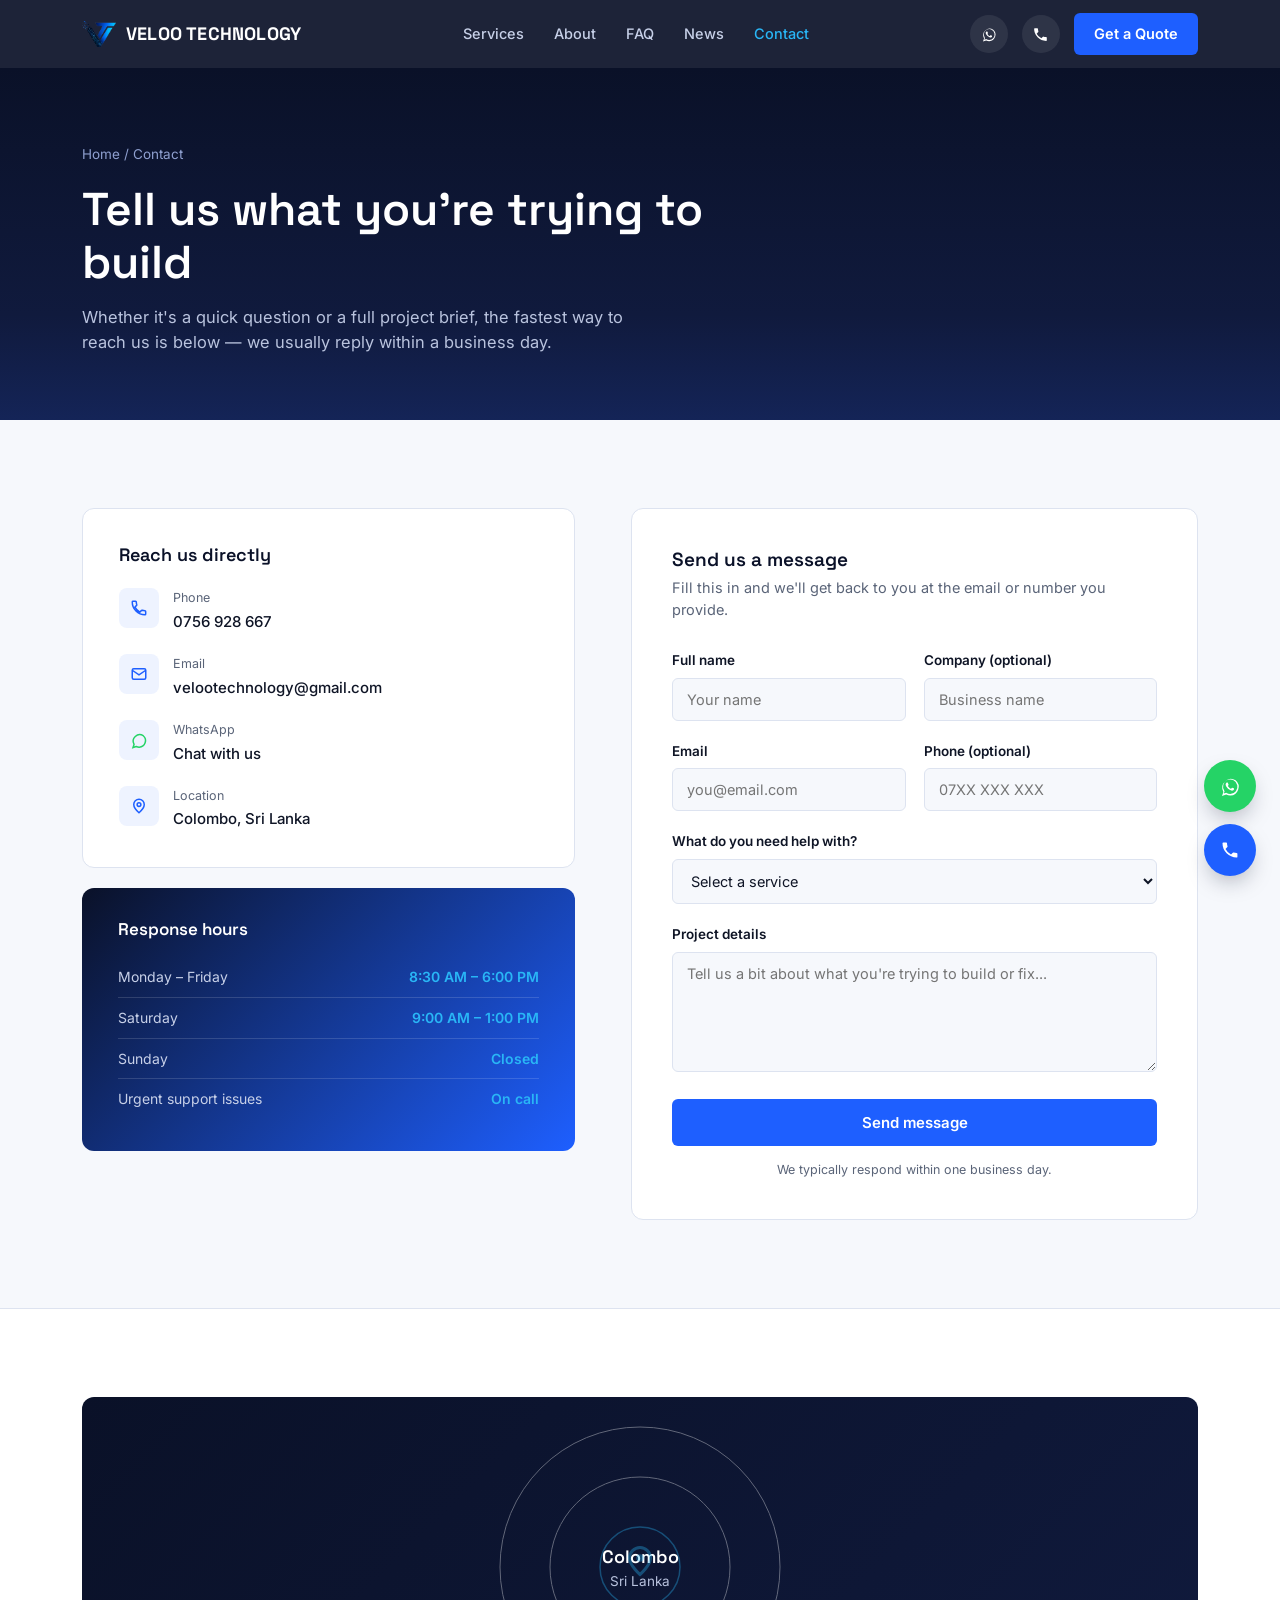
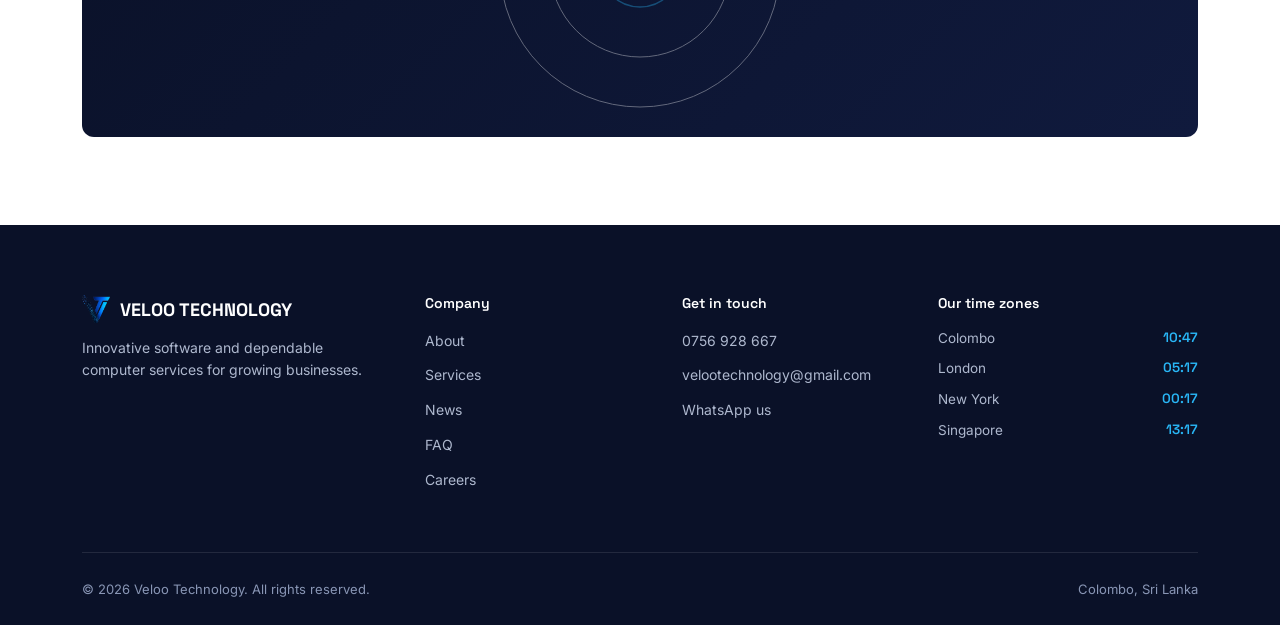
<file: contact.html>
<!DOCTYPE html>
<html lang="en">
<head>
<meta charset="UTF-8">
<meta name="viewport" content="width=device-width, initial-scale=1.0">
<title>Contact — Veloo Technology</title>
<meta name="description" content="Get in touch with Veloo Technology for software development, IT support, and infrastructure services.">
<link rel="preconnect" href="https://fonts.googleapis.com">
<link href="https://fonts.googleapis.com/css2?family=Space+Grotesk:wght@400;500;600;700&family=Inter:wght@400;500;600&display=swap" rel="stylesheet">
<link rel="stylesheet" href="css/style.css">
</head>
<body>

<nav class="nav">
  <div class="nav-inner">
    <a href="index.html" class="brand">
      <img src="assets/logo-icon.png" class="brand-mark" alt="Veloo Technology logo">
      VELOO TECHNOLOGY
    </a>
    <div class="nav-links">
      <a href="services.html">Services</a>
      <a href="about.html">About</a>
      <a href="faq.html">FAQ</a>
      <a href="index.html#news">News</a>
      <a href="contact.html" class="active">Contact</a>
    </div>
    <div class="nav-actions">
      <a class="icon-btn" href="https://wa.me/94756928667" aria-label="WhatsApp" target="_blank" rel="noopener">
        <svg width="18" height="18" viewBox="0 0 24 24" fill="currentColor"><path d="M17.6 6.3A8.7 8.7 0 0 0 5.4 17.9L4 22l4.2-1.4a8.7 8.7 0 0 0 4.1 1A8.7 8.7 0 0 0 17.6 6.3ZM12.3 20a7.2 7.2 0 0 1-3.7-1l-.3-.2-2.5.8.8-2.4-.2-.3a7.2 7.2 0 1 1 5.9 3ZM16 14.4c-.2-.1-1.3-.6-1.5-.7-.2-.1-.3-.1-.5.1s-.6.7-.7.8-.3.2-.5.1a5.9 5.9 0 0 1-1.7-1.1 6.4 6.4 0 0 1-1.2-1.5c-.1-.2 0-.3.1-.4l.4-.4.2-.3v-.3c0-.1-.5-1.3-.7-1.7s-.4-.4-.5-.4h-.5c-.1 0-.4.1-.6.3a2.3 2.3 0 0 0-.7 1.7 4 4 0 0 0 .8 2.1 9.5 9.5 0 0 0 3.7 3.3c.5.2.9.4 1.2.5a2.9 2.9 0 0 0 1.3.1 2.2 2.2 0 0 0 1.4-1c.1-.3.1-.5 0-.6Z"/></svg>
      </a>
      <a class="icon-btn" href="tel:+94756928667" aria-label="Call us">
        <svg width="17" height="17" viewBox="0 0 24 24" fill="currentColor"><path d="M6.6 10.8a15.9 15.9 0 0 0 6.6 6.6l2.2-2.2a1 1 0 0 1 1-.2 11 11 0 0 0 3.5.6 1 1 0 0 1 1 1V20a1 1 0 0 1-1 1A17 17 0 0 1 3 4a1 1 0 0 1 1-1h3.4a1 1 0 0 1 1 1 11 11 0 0 0 .6 3.5 1 1 0 0 1-.2 1Z"/></svg>
      </a>
      <a class="nav-cta" href="#contact-form">Get a Quote</a>
    </div>
    <button class="nav-toggle" aria-label="Menu">
      <svg width="24" height="24" viewBox="0 0 24 24" fill="none" stroke="currentColor" stroke-width="2"><path d="M4 6h16M4 12h16M4 18h16"/></svg>
    </button>
  </div>
</nav>

<header class="page-header">
  <div class="wrap">
    <div class="breadcrumb"><a href="index.html">Home</a> / Contact</div>
    <h1>Tell us what you're trying to build</h1>
    <p>Whether it's a quick question or a full project brief, the fastest way to reach us is below — we usually reply within a business day.</p>
  </div>
</header>

<section id="contact-form">
  <div class="wrap contact-grid">

    <div>
      <div class="info-card">
        <h3>Reach us directly</h3>
        <div class="info-row">
          <div class="info-icon"><svg width="18" height="18" viewBox="0 0 24 24" fill="none" stroke="#1E5FFF" stroke-width="2"><path d="M6.6 10.8a15.9 15.9 0 0 0 6.6 6.6l2.2-2.2a1 1 0 0 1 1-.2 11 11 0 0 0 3.5.6 1 1 0 0 1 1 1V20a1 1 0 0 1-1 1A17 17 0 0 1 3 4a1 1 0 0 1 1-1h3.4a1 1 0 0 1 1 1 11 11 0 0 0 .6 3.5 1 1 0 0 1-.2 1Z"/></svg></div>
          <div><div class="info-label">Phone</div><a class="info-value" href="tel:+94756928667">0756 928 667</a></div>
        </div>
        <div class="info-row">
          <div class="info-icon"><svg width="18" height="18" viewBox="0 0 24 24" fill="none" stroke="#1E5FFF" stroke-width="2"><rect x="3" y="5" width="18" height="14" rx="2"/><path d="M3 7l9 6 9-6"/></svg></div>
          <div><div class="info-label">Email</div><a class="info-value" href="mailto:velootechnology@gmail.com">velootechnology@gmail.com</a></div>
        </div>
        <div class="info-row">
          <div class="info-icon"><svg width="18" height="18" viewBox="0 0 24 24" fill="none" stroke="#25D366" stroke-width="2"><path d="M17.6 6.3A8.7 8.7 0 0 0 5.4 17.9L4 22l4.2-1.4a8.7 8.7 0 0 0 4.1 1A8.7 8.7 0 0 0 17.6 6.3Z"/></svg></div>
          <div><div class="info-label">WhatsApp</div><a class="info-value" href="https://wa.me/94756928667" target="_blank" rel="noopener">Chat with us</a></div>
        </div>
        <div class="info-row">
          <div class="info-icon"><svg width="18" height="18" viewBox="0 0 24 24" fill="none" stroke="#1E5FFF" stroke-width="2"><path d="M12 21s-7-6.1-7-11a7 7 0 0 1 14 0c0 4.9-7 11-7 11z"/><circle cx="12" cy="10" r="2.5"/></svg></div>
          <div><div class="info-label">Location</div><div class="info-value">Colombo, Sri Lanka</div></div>
        </div>
      </div>

      <div class="hours-card">
        <h3>Response hours</h3>
        <div class="hours-row"><span class="hours-day">Monday – Friday</span><span class="hours-time">8:30 AM – 6:00 PM</span></div>
        <div class="hours-row"><span class="hours-day">Saturday</span><span class="hours-time">9:00 AM – 1:00 PM</span></div>
        <div class="hours-row"><span class="hours-day">Sunday</span><span class="hours-time">Closed</span></div>
        <div class="hours-row"><span class="hours-day">Urgent support issues</span><span class="hours-time">On call</span></div>
      </div>
    </div>

    <div class="form-card">
      <h3>Send us a message</h3>
      <p class="sub">Fill this in and we'll get back to you at the email or number you provide.</p>

      <div class="form-success" id="formSuccess">
        <svg width="18" height="18" viewBox="0 0 24 24" fill="none" stroke="#1F6B37" stroke-width="2"><circle cx="12" cy="12" r="10"/><path d="M8 12l3 3 5-6"/></svg>
        <span>Message received — we'll be in touch shortly.</span>
      </div>

      <form id="contactForm">
        <div class="form-row">
          <div class="field">
            <label for="name">Full name</label>
            <input type="text" id="name" name="name" required placeholder="Your name">
          </div>
          <div class="field">
            <label for="company">Company (optional)</label>
            <input type="text" id="company" name="company" placeholder="Business name">
          </div>
        </div>
        <div class="form-row">
          <div class="field">
            <label for="email">Email</label>
            <input type="email" id="email" name="email" required placeholder="you@email.com">
          </div>
          <div class="field">
            <label for="phone">Phone (optional)</label>
            <input type="tel" id="phone" name="phone" placeholder="07XX XXX XXX">
          </div>
        </div>
        <div class="field">
          <label for="service">What do you need help with?</label>
          <select id="service" name="service">
            <option value="">Select a service</option>
            <option value="web">Web Development</option>
            <option value="mobile">Mobile Applications</option>
            <option value="hardware">Hardware & IT Support</option>
            <option value="integration">Systems Integration</option>
            <option value="infrastructure">Infrastructure & Hosting</option>
            <option value="support">Ongoing Support</option>
            <option value="other">Something else</option>
          </select>
        </div>
        <div class="field">
          <label for="message">Project details</label>
          <textarea id="message" name="message" required placeholder="Tell us a bit about what you're trying to build or fix..."></textarea>
        </div>
        <button type="submit" class="submit-btn">Send message</button>
        <p class="form-note">We typically respond within one business day.</p>
      </form>
    </div>

  </div>
</section>

<section class="map-section">
  <div class="wrap">
    <div class="map-frame">
      <svg viewBox="0 0 400 340" xmlns="http://www.w3.org/2000/svg">
        <circle cx="200" cy="170" r="140" fill="none" stroke="#fff" stroke-width="1"/>
        <circle cx="200" cy="170" r="90" fill="none" stroke="#fff" stroke-width="1"/>
        <circle cx="200" cy="170" r="40" fill="none" stroke="#29B6F6" stroke-width="1.5"/>
      </svg>
      <div class="map-pin">
        <svg class="pin-icon" viewBox="0 0 24 24" fill="none" stroke="#29B6F6" stroke-width="2"><path d="M12 21s-7-6.1-7-11a7 7 0 0 1 14 0c0 4.9-7 11-7 11z"/><circle cx="12" cy="10" r="2.5" fill="#29B6F6" stroke="none"/></svg>
        <div class="city">Colombo</div>
        <div class="country">Sri Lanka</div>
      </div>
    </div>
  </div>
</section>

<footer>
  <div class="wrap">
    <div class="footer-grid">
      <div>
        <div class="footer-brand">
          <img src="assets/logo-icon.png" width="28" height="28" alt="Veloo Technology logo">
          VELOO TECHNOLOGY
        </div>
        <p style="font-size:14px;color:#AEB8CE;max-width:280px;">Innovative software and dependable computer services for growing businesses.</p>
      </div>
      <div class="footer-col">
        <h4>Company</h4>
        <ul>
          <li><a href="about.html">About</a></li>
          <li><a href="services.html">Services</a></li>
          <li><a href="index.html#news">News</a></li>
          <li><a href="faq.html">FAQ</a></li>
          <li><a href="#">Careers</a></li>
        </ul>
      </div>
      <div class="footer-col">
        <h4>Get in touch</h4>
        <ul>
          <li><a href="tel:+94756928667">0756 928 667</a></li>
          <li><a href="mailto:velootechnology@gmail.com">velootechnology@gmail.com</a></li>
          <li><a href="https://wa.me/94756928667" target="_blank" rel="noopener">WhatsApp us</a></li>
        </ul>
      </div>
      <div class="footer-col">
        <h4>Our time zones</h4>
        <div class="clocks" id="clocks">
          <div class="clock-row"><span class="clock-city">Colombo</span><span class="clock-time" data-tz="Asia/Colombo">--:--</span></div>
          <div class="clock-row"><span class="clock-city">London</span><span class="clock-time" data-tz="Europe/London">--:--</span></div>
          <div class="clock-row"><span class="clock-city">New York</span><span class="clock-time" data-tz="America/New_York">--:--</span></div>
          <div class="clock-row"><span class="clock-city">Singapore</span><span class="clock-time" data-tz="Asia/Singapore">--:--</span></div>
        </div>
      </div>
    </div>
    <div class="footer-bottom">
      <span>© 2026 Veloo Technology. All rights reserved.</span>
      <span>Colombo, Sri Lanka</span>
    </div>
  </div>
</footer>

<div class="float-actions">
  <a class="float-btn whatsapp" href="https://wa.me/94756928667" target="_blank" rel="noopener" aria-label="Chat on WhatsApp">
    <svg width="24" height="24" viewBox="0 0 24 24" fill="currentColor"><path d="M17.6 6.3A8.7 8.7 0 0 0 5.4 17.9L4 22l4.2-1.4a8.7 8.7 0 0 0 4.1 1A8.7 8.7 0 0 0 17.6 6.3ZM12.3 20a7.2 7.2 0 0 1-3.7-1l-.3-.2-2.5.8.8-2.4-.2-.3a7.2 7.2 0 1 1 5.9 3ZM16 14.4c-.2-.1-1.3-.6-1.5-.7-.2-.1-.3-.1-.5.1s-.6.7-.7.8-.3.2-.5.1a5.9 5.9 0 0 1-1.7-1.1 6.4 6.4 0 0 1-1.2-1.5c-.1-.2 0-.3.1-.4l.4-.4.2-.3v-.3c0-.1-.5-1.3-.7-1.7s-.4-.4-.5-.4h-.5c-.1 0-.4.1-.6.3a2.3 2.3 0 0 0-.7 1.7 4 4 0 0 0 .8 2.1 9.5 9.5 0 0 0 3.7 3.3c.5.2.9.4 1.2.5a2.9 2.9 0 0 0 1.3.1 2.2 2.2 0 0 0 1.4-1c.1-.3.1-.5 0-.6Z"/></svg>
  </a>
  <a class="float-btn phone" href="tel:+94756928667" aria-label="Call Veloo Technology">
    <svg width="20" height="20" viewBox="0 0 24 24" fill="currentColor"><path d="M6.6 10.8a15.9 15.9 0 0 0 6.6 6.6l2.2-2.2a1 1 0 0 1 1-.2 11 11 0 0 0 3.5.6 1 1 0 0 1 1 1V20a1 1 0 0 1-1 1A17 17 0 0 1 3 4a1 1 0 0 1 1-1h3.4a1 1 0 0 1 1 1 11 11 0 0 0 .6 3.5 1 1 0 0 1-.2 1Z"/></svg>
  </a>
</div>

<script src="js/main.js"></script>
</body>
</html>
</file>
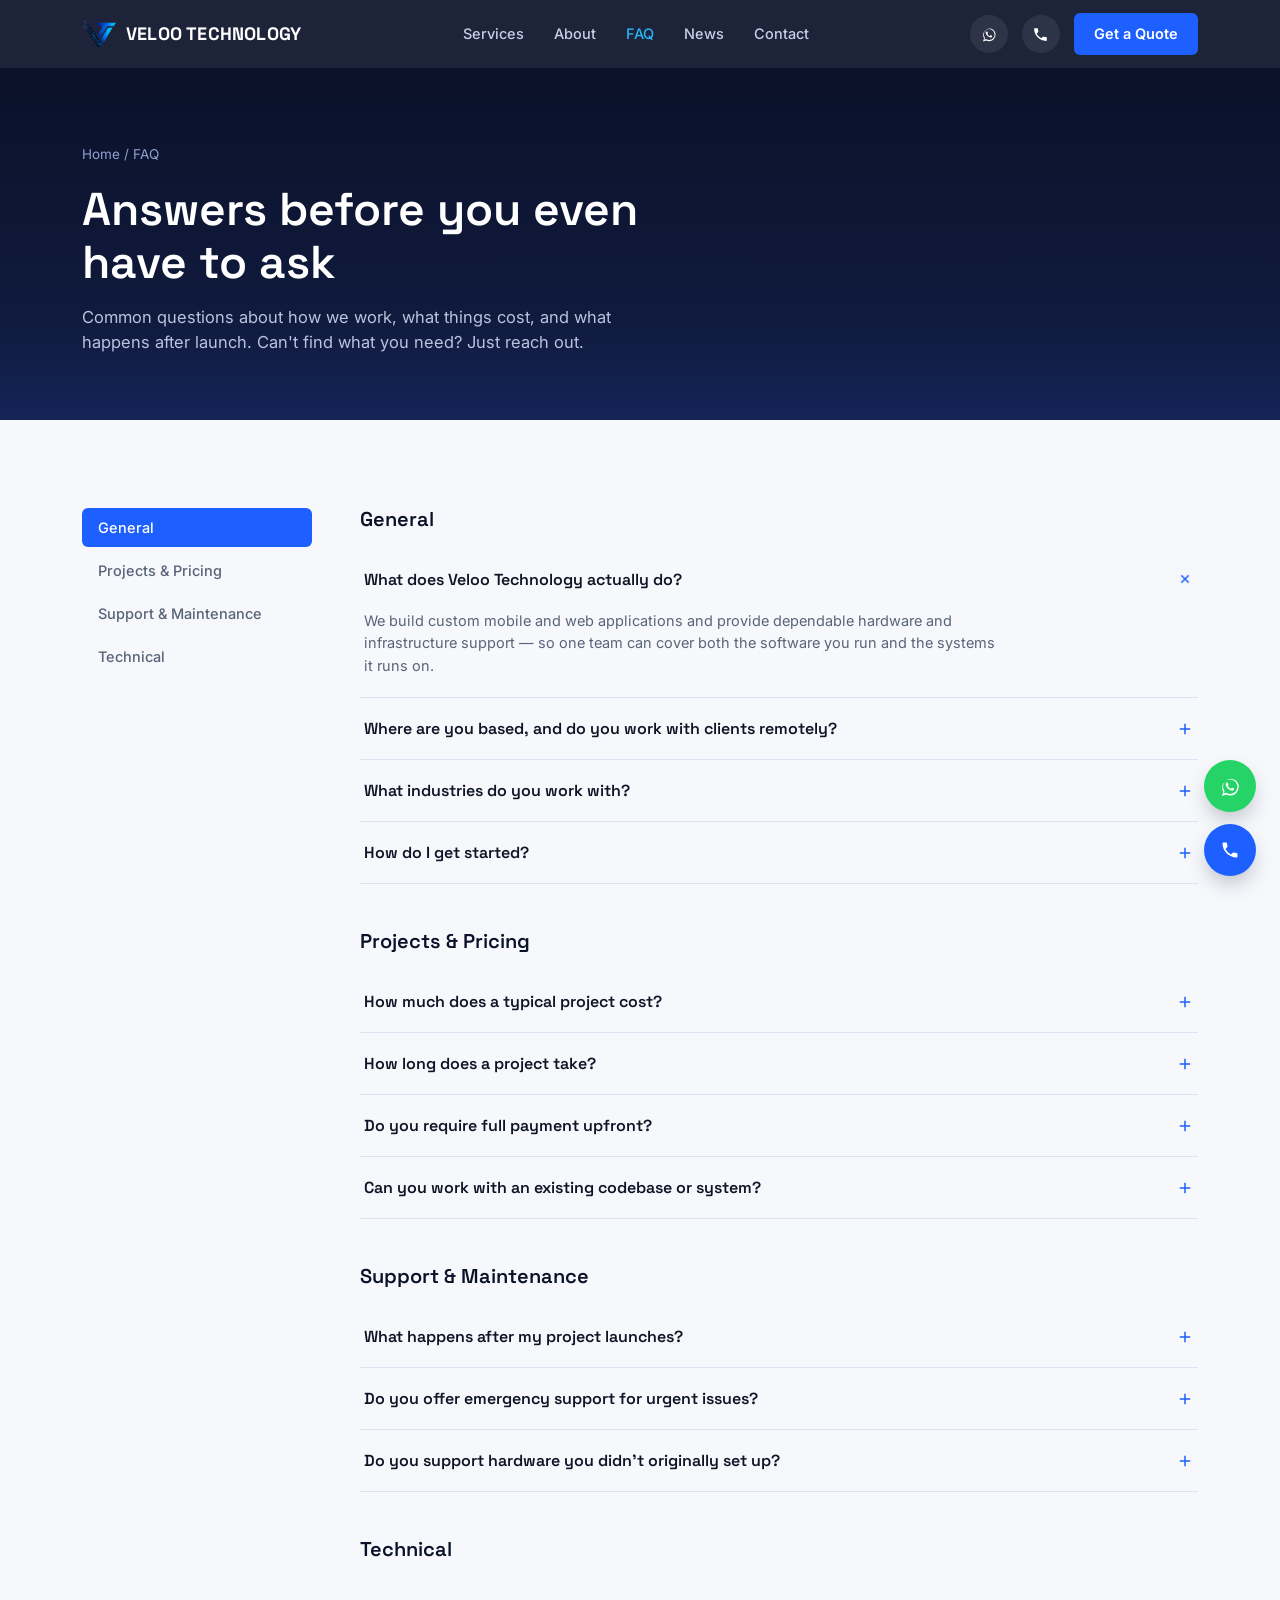
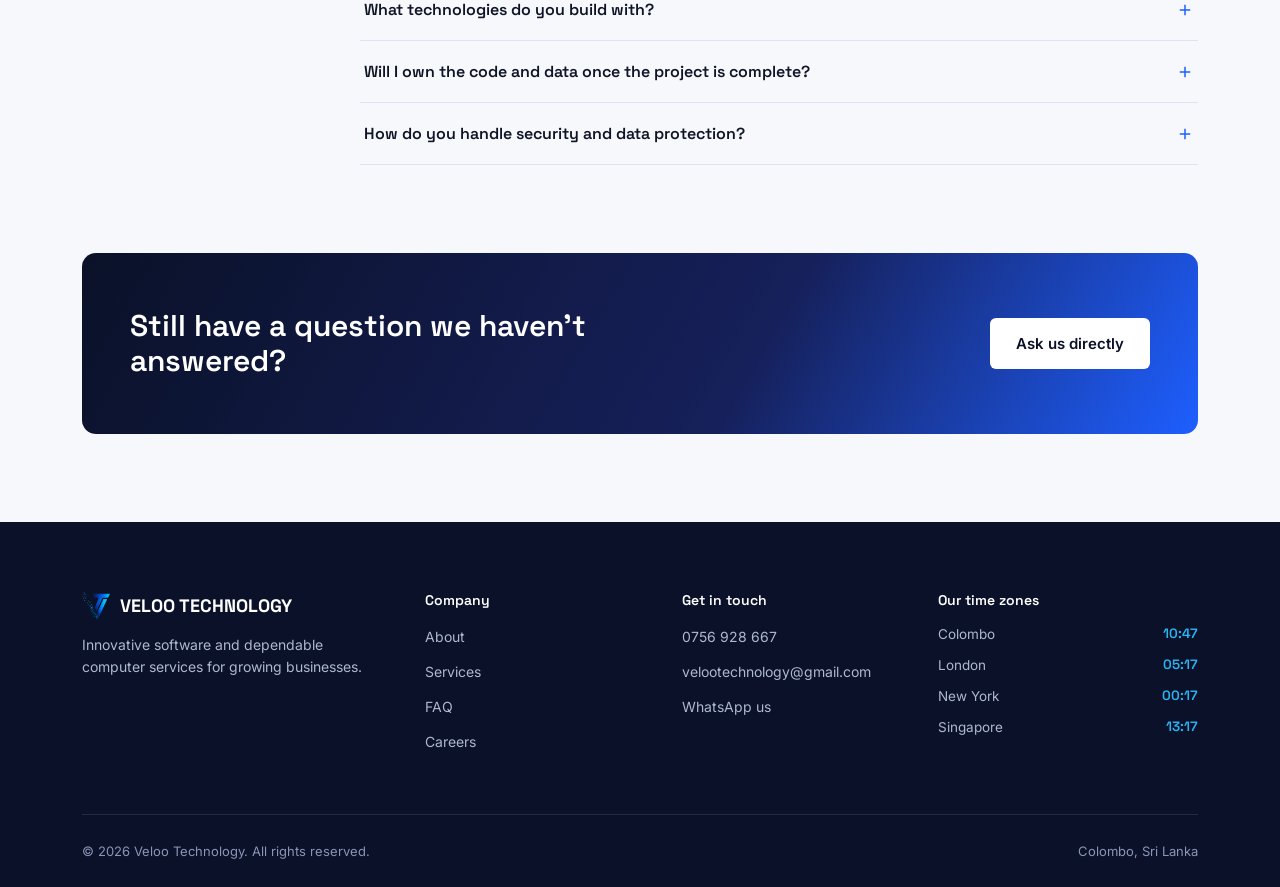
<file: faq.html>
<!DOCTYPE html>
<html lang="en">
<head>
<meta charset="UTF-8">
<meta name="viewport" content="width=device-width, initial-scale=1.0">
<title>FAQ — Veloo Technology</title>
<meta name="description" content="Answers to common questions about Veloo Technology's software development, IT support, and infrastructure services.">
<link rel="preconnect" href="https://fonts.googleapis.com">
<link href="https://fonts.googleapis.com/css2?family=Space+Grotesk:wght@400;500;600;700&family=Inter:wght@400;500;600&display=swap" rel="stylesheet">
<link rel="stylesheet" href="css/style.css">
</head>
<body>

<nav class="nav">
  <div class="nav-inner">
    <a href="index.html" class="brand">
      <img src="assets/logo-icon.png" class="brand-mark" alt="Veloo Technology logo">
      VELOO TECHNOLOGY
    </a>
    <div class="nav-links">
      <a href="services.html">Services</a>
      <a href="about.html">About</a>
      <a href="faq.html" class="active">FAQ</a>
      <a href="index.html#news">News</a>
      <a href="contact.html">Contact</a>
    </div>
    <div class="nav-actions">
      <a class="icon-btn" href="https://wa.me/94756928667" aria-label="WhatsApp" target="_blank" rel="noopener">
        <svg width="18" height="18" viewBox="0 0 24 24" fill="currentColor"><path d="M17.6 6.3A8.7 8.7 0 0 0 5.4 17.9L4 22l4.2-1.4a8.7 8.7 0 0 0 4.1 1A8.7 8.7 0 0 0 17.6 6.3ZM12.3 20a7.2 7.2 0 0 1-3.7-1l-.3-.2-2.5.8.8-2.4-.2-.3a7.2 7.2 0 1 1 5.9 3ZM16 14.4c-.2-.1-1.3-.6-1.5-.7-.2-.1-.3-.1-.5.1s-.6.7-.7.8-.3.2-.5.1a5.9 5.9 0 0 1-1.7-1.1 6.4 6.4 0 0 1-1.2-1.5c-.1-.2 0-.3.1-.4l.4-.4.2-.3v-.3c0-.1-.5-1.3-.7-1.7s-.4-.4-.5-.4h-.5c-.1 0-.4.1-.6.3a2.3 2.3 0 0 0-.7 1.7 4 4 0 0 0 .8 2.1 9.5 9.5 0 0 0 3.7 3.3c.5.2.9.4 1.2.5a2.9 2.9 0 0 0 1.3.1 2.2 2.2 0 0 0 1.4-1c.1-.3.1-.5 0-.6Z"/></svg>
      </a>
      <a class="icon-btn" href="tel:+94756928667" aria-label="Call us">
        <svg width="17" height="17" viewBox="0 0 24 24" fill="currentColor"><path d="M6.6 10.8a15.9 15.9 0 0 0 6.6 6.6l2.2-2.2a1 1 0 0 1 1-.2 11 11 0 0 0 3.5.6 1 1 0 0 1 1 1V20a1 1 0 0 1-1 1A17 17 0 0 1 3 4a1 1 0 0 1 1-1h3.4a1 1 0 0 1 1 1 11 11 0 0 0 .6 3.5 1 1 0 0 1-.2 1Z"/></svg>
      </a>
      <a class="nav-cta" href="contact.html">Get a Quote</a>
    </div>
    <button class="nav-toggle" aria-label="Menu">
      <svg width="24" height="24" viewBox="0 0 24 24" fill="none" stroke="currentColor" stroke-width="2"><path d="M4 6h16M4 12h16M4 18h16"/></svg>
    </button>
  </div>
</nav>

<header class="page-header">
  <div class="wrap">
    <div class="breadcrumb"><a href="index.html">Home</a> / FAQ</div>
    <h1>Answers before you even have to ask</h1>
    <p>Common questions about how we work, what things cost, and what happens after launch. Can't find what you need? Just reach out.</p>
  </div>
</header>

<section>
  <div class="wrap faq-layout">
    <nav class="faq-nav" id="faqNav">
      <button class="faq-nav-btn active" data-target="general">General</button>
      <button class="faq-nav-btn" data-target="projects">Projects & Pricing</button>
      <button class="faq-nav-btn" data-target="support">Support & Maintenance</button>
      <button class="faq-nav-btn" data-target="technical">Technical</button>
    </nav>

    <div>
      <div class="faq-group" id="general">
        <h2 class="faq-group-title">General</h2>

        <div class="faq-item open">
          <button class="faq-q">What does Veloo Technology actually do?
            <svg class="chevron" width="18" height="18" viewBox="0 0 24 24" fill="none" stroke="currentColor" stroke-width="2"><path d="M12 5v14M5 12h14"/></svg>
          </button>
          <div class="faq-a"><p>We build custom mobile and web applications and provide dependable hardware and infrastructure support — so one team can cover both the software you run and the systems it runs on.</p></div>
        </div>

        <div class="faq-item">
          <button class="faq-q">Where are you based, and do you work with clients remotely?
            <svg class="chevron" width="18" height="18" viewBox="0 0 24 24" fill="none" stroke="currentColor" stroke-width="2"><path d="M12 5v14M5 12h14"/></svg>
          </button>
          <div class="faq-a"><p>We're based in Colombo, Sri Lanka, and work with clients both locally and remotely. Most communication happens over call, email or WhatsApp, with on-site visits arranged for hardware work when needed.</p></div>
        </div>

        <div class="faq-item">
          <button class="faq-q">What industries do you work with?
            <svg class="chevron" width="18" height="18" viewBox="0 0 24 24" fill="none" stroke="currentColor" stroke-width="2"><path d="M12 5v14M5 12h14"/></svg>
          </button>
          <div class="faq-a"><p>We've worked with clients in retail, logistics, hospitality, finance and healthcare. Our process adapts to the industry, not the other way around.</p></div>
        </div>

        <div class="faq-item">
          <button class="faq-q">How do I get started?
            <svg class="chevron" width="18" height="18" viewBox="0 0 24 24" fill="none" stroke="currentColor" stroke-width="2"><path d="M12 5v14M5 12h14"/></svg>
          </button>
          <div class="faq-a"><p>Reach out through our contact form, phone, or WhatsApp with a short description of what you need. We'll follow up to understand your goals before proposing a scope.</p></div>
        </div>
      </div>

      <div class="faq-group" id="projects">
        <h2 class="faq-group-title">Projects & Pricing</h2>

        <div class="faq-item">
          <button class="faq-q">How much does a typical project cost?
            <svg class="chevron" width="18" height="18" viewBox="0 0 24 24" fill="none" stroke="currentColor" stroke-width="2"><path d="M12 5v14M5 12h14"/></svg>
          </button>
          <div class="faq-a"><p>It depends entirely on scope — a simple website costs far less than a custom mobile app with a backend. We provide a fixed quote after understanding your requirements, so there are no surprises later.</p></div>
        </div>

        <div class="faq-item">
          <button class="faq-q">How long does a project take?
            <svg class="chevron" width="18" height="18" viewBox="0 0 24 24" fill="none" stroke="currentColor" stroke-width="2"><path d="M12 5v14M5 12h14"/></svg>
          </button>
          <div class="faq-a"><p>Timelines vary by scope. A straightforward website can take a few weeks; a full application with integrations typically takes longer. We agree on a timeline before work begins and update you if anything changes.</p></div>
        </div>

        <div class="faq-item">
          <button class="faq-q">Do you require full payment upfront?
            <svg class="chevron" width="18" height="18" viewBox="0 0 24 24" fill="none" stroke="currentColor" stroke-width="2"><path d="M12 5v14M5 12h14"/></svg>
          </button>
          <div class="faq-a"><p>No. We typically work with a deposit to begin, followed by milestone-based payments tied to project progress. Exact terms are laid out in the project agreement.</p></div>
        </div>

        <div class="faq-item">
          <button class="faq-q">Can you work with an existing codebase or system?
            <svg class="chevron" width="18" height="18" viewBox="0 0 24 24" fill="none" stroke="currentColor" stroke-width="2"><path d="M12 5v14M5 12h14"/></svg>
          </button>
          <div class="faq-a"><p>Yes. We regularly take over, extend, or integrate with existing websites, applications and systems built by other teams.</p></div>
        </div>
      </div>

      <div class="faq-group" id="support">
        <h2 class="faq-group-title">Support & Maintenance</h2>

        <div class="faq-item">
          <button class="faq-q">What happens after my project launches?
            <svg class="chevron" width="18" height="18" viewBox="0 0 24 24" fill="none" stroke="currentColor" stroke-width="2"><path d="M12 5v14M5 12h14"/></svg>
          </button>
          <div class="faq-a"><p>We stay reachable for bug fixes, updates and questions. Many clients also move onto an ongoing support plan for regular maintenance and priority response.</p></div>
        </div>

        <div class="faq-item">
          <button class="faq-q">Do you offer emergency support for urgent issues?
            <svg class="chevron" width="18" height="18" viewBox="0 0 24 24" fill="none" stroke="currentColor" stroke-width="2"><path d="M12 5v14M5 12h14"/></svg>
          </button>
          <div class="faq-a"><p>Yes, urgent issues affecting live systems are handled outside normal response hours where possible — call or WhatsApp us directly and mark it as urgent.</p></div>
        </div>

        <div class="faq-item">
          <button class="faq-q">Do you support hardware you didn't originally set up?
            <svg class="chevron" width="18" height="18" viewBox="0 0 24 24" fill="none" stroke="currentColor" stroke-width="2"><path d="M12 5v14M5 12h14"/></svg>
          </button>
          <div class="faq-a"><p>In most cases, yes. We assess the existing setup first and let you know if there are limitations before starting any work.</p></div>
        </div>
      </div>

      <div class="faq-group" id="technical">
        <h2 class="faq-group-title">Technical</h2>

        <div class="faq-item">
          <button class="faq-q">What technologies do you build with?
            <svg class="chevron" width="18" height="18" viewBox="0 0 24 24" fill="none" stroke="currentColor" stroke-width="2"><path d="M12 5v14M5 12h14"/></svg>
          </button>
          <div class="faq-a"><p>We select the stack based on the project rather than a single default — commonly modern JavaScript frameworks for web, native or cross-platform tooling for mobile, and standard cloud providers for hosting.</p></div>
        </div>

        <div class="faq-item">
          <button class="faq-q">Will I own the code and data once the project is complete?
            <svg class="chevron" width="18" height="18" viewBox="0 0 24 24" fill="none" stroke="currentColor" stroke-width="2"><path d="M12 5v14M5 12h14"/></svg>
          </button>
          <div class="faq-a"><p>Yes. Once a project is paid in full, you own the resulting code, designs and data, as outlined in our agreement.</p></div>
        </div>

        <div class="faq-item">
          <button class="faq-q">How do you handle security and data protection?
            <svg class="chevron" width="18" height="18" viewBox="0 0 24 24" fill="none" stroke="currentColor" stroke-width="2"><path d="M12 5v14M5 12h14"/></svg>
          </button>
          <div class="faq-a"><p>We follow standard security practices — encrypted connections, access controls, and regular backups — and can discuss specific compliance needs during scoping.</p></div>
        </div>
      </div>
    </div>
  </div>
</section>

<section style="padding-top:0;">
  <div class="wrap">
    <div class="cta-band">
      <h2>Still have a question we haven't answered?</h2>
      <a class="btn-primary" href="contact.html">Ask us directly</a>
    </div>
  </div>
</section>

<footer>
  <div class="wrap">
    <div class="footer-grid">
      <div>
        <div class="footer-brand">
          <img src="assets/logo-icon.png" width="28" height="28" alt="Veloo Technology logo">
          VELOO TECHNOLOGY
        </div>
        <p style="font-size:14px;color:#AEB8CE;max-width:280px;">Innovative software and dependable computer services for growing businesses.</p>
      </div>
      <div class="footer-col">
        <h4>Company</h4>
        <ul>
          <li><a href="about.html">About</a></li>
          <li><a href="services.html">Services</a></li>
          <li><a href="faq.html">FAQ</a></li>
          <li><a href="#">Careers</a></li>
        </ul>
      </div>
      <div class="footer-col">
        <h4>Get in touch</h4>
        <ul>
          <li><a href="tel:+94756928667">0756 928 667</a></li>
          <li><a href="mailto:velootechnology@gmail.com">velootechnology@gmail.com</a></li>
          <li><a href="https://wa.me/94756928667" target="_blank" rel="noopener">WhatsApp us</a></li>
        </ul>
      </div>
      <div class="footer-col">
        <h4>Our time zones</h4>
        <div class="clocks" id="clocks">
          <div class="clock-row"><span class="clock-city">Colombo</span><span class="clock-time" data-tz="Asia/Colombo">--:--</span></div>
          <div class="clock-row"><span class="clock-city">London</span><span class="clock-time" data-tz="Europe/London">--:--</span></div>
          <div class="clock-row"><span class="clock-city">New York</span><span class="clock-time" data-tz="America/New_York">--:--</span></div>
          <div class="clock-row"><span class="clock-city">Singapore</span><span class="clock-time" data-tz="Asia/Singapore">--:--</span></div>
        </div>
      </div>
    </div>
    <div class="footer-bottom">
      <span>© 2026 Veloo Technology. All rights reserved.</span>
      <span>Colombo, Sri Lanka</span>
    </div>
  </div>
</footer>

<div class="float-actions">
  <a class="float-btn whatsapp" href="https://wa.me/94756928667" target="_blank" rel="noopener" aria-label="Chat on WhatsApp">
    <svg width="24" height="24" viewBox="0 0 24 24" fill="currentColor"><path d="M17.6 6.3A8.7 8.7 0 0 0 5.4 17.9L4 22l4.2-1.4a8.7 8.7 0 0 0 4.1 1A8.7 8.7 0 0 0 17.6 6.3ZM12.3 20a7.2 7.2 0 0 1-3.7-1l-.3-.2-2.5.8.8-2.4-.2-.3a7.2 7.2 0 1 1 5.9 3ZM16 14.4c-.2-.1-1.3-.6-1.5-.7-.2-.1-.3-.1-.5.1s-.6.7-.7.8-.3.2-.5.1a5.9 5.9 0 0 1-1.7-1.1 6.4 6.4 0 0 1-1.2-1.5c-.1-.2 0-.3.1-.4l.4-.4.2-.3v-.3c0-.1-.5-1.3-.7-1.7s-.4-.4-.5-.4h-.5c-.1 0-.4.1-.6.3a2.3 2.3 0 0 0-.7 1.7 4 4 0 0 0 .8 2.1 9.5 9.5 0 0 0 3.7 3.3c.5.2.9.4 1.2.5a2.9 2.9 0 0 0 1.3.1 2.2 2.2 0 0 0 1.4-1c.1-.3.1-.5 0-.6Z"/></svg>
  </a>
  <a class="float-btn phone" href="tel:+94756928667" aria-label="Call Veloo Technology">
    <svg width="20" height="20" viewBox="0 0 24 24" fill="currentColor"><path d="M6.6 10.8a15.9 15.9 0 0 0 6.6 6.6l2.2-2.2a1 1 0 0 1 1-.2 11 11 0 0 0 3.5.6 1 1 0 0 1 1 1V20a1 1 0 0 1-1 1A17 17 0 0 1 3 4a1 1 0 0 1 1-1h3.4a1 1 0 0 1 1 1 11 11 0 0 0 .6 3.5 1 1 0 0 1-.2 1Z"/></svg>
  </a>
</div>

<script src="js/main.js"></script>
</body>
</html>
</file>
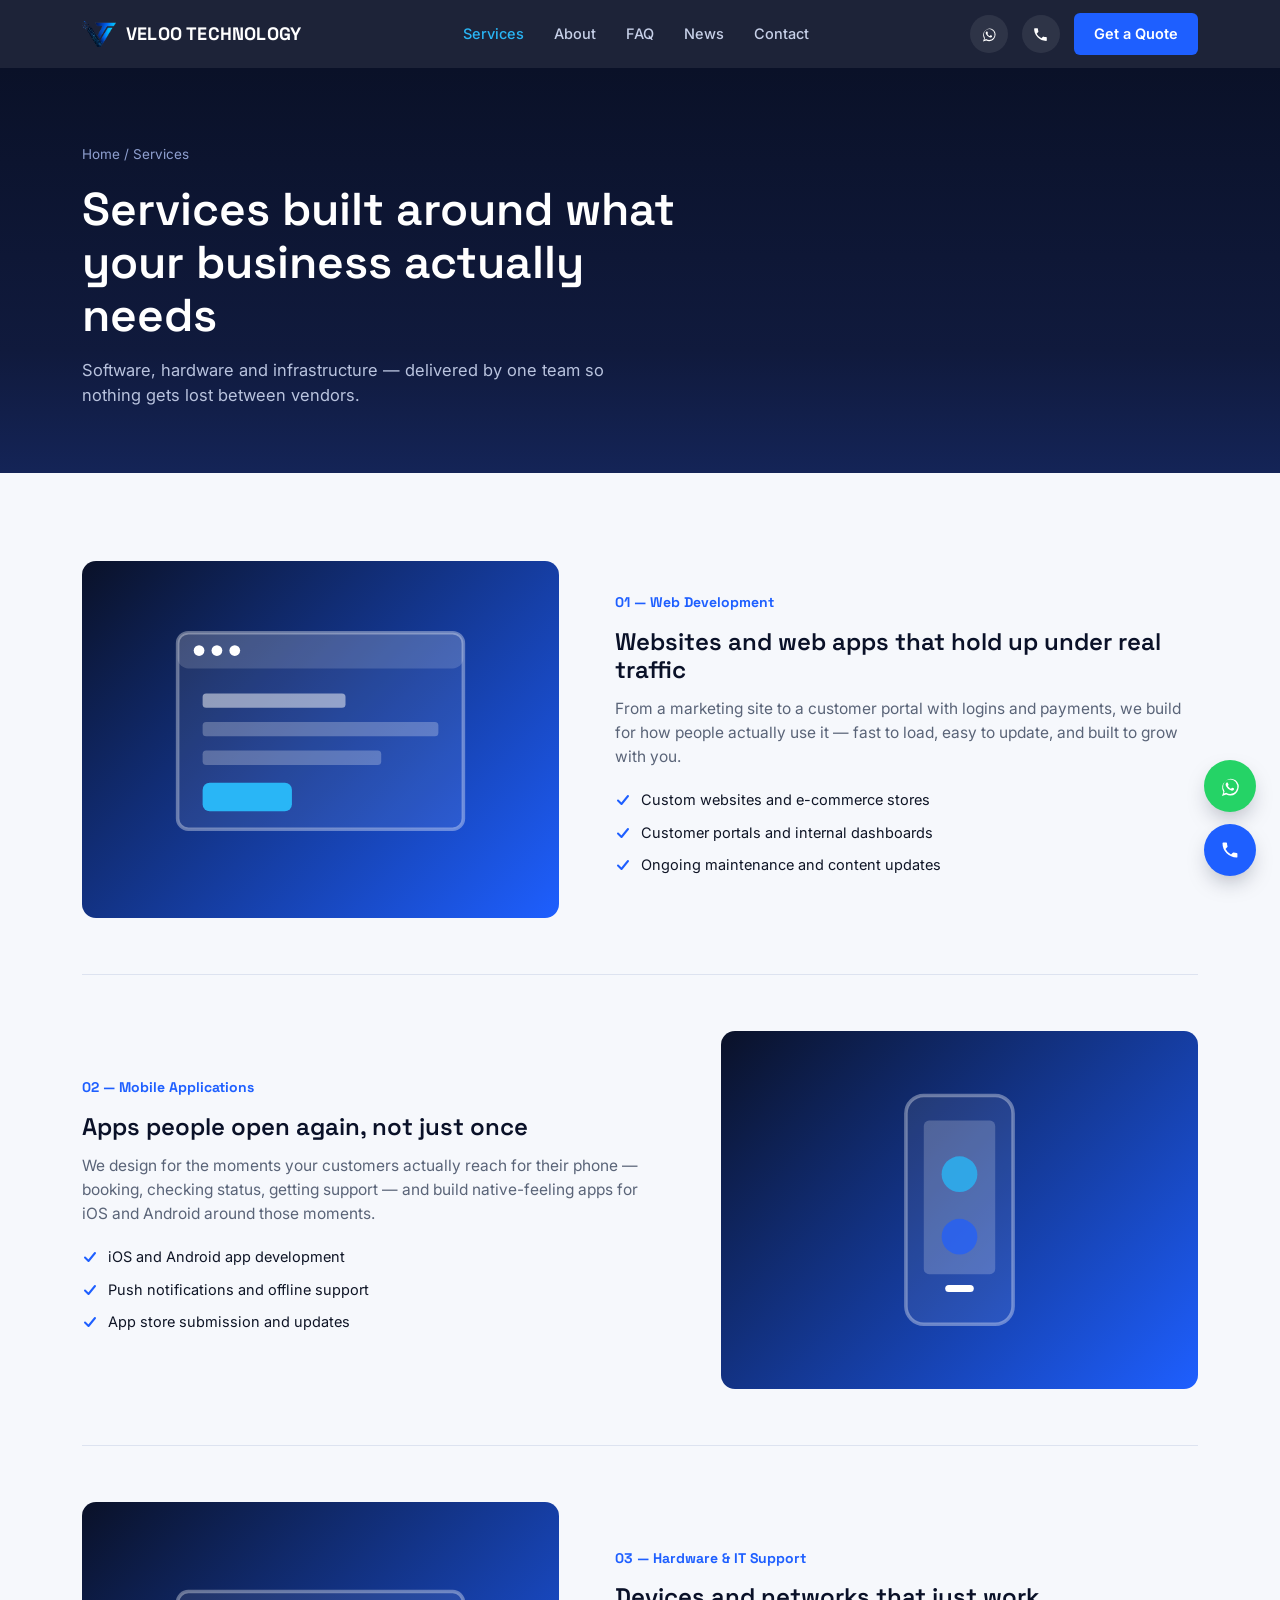
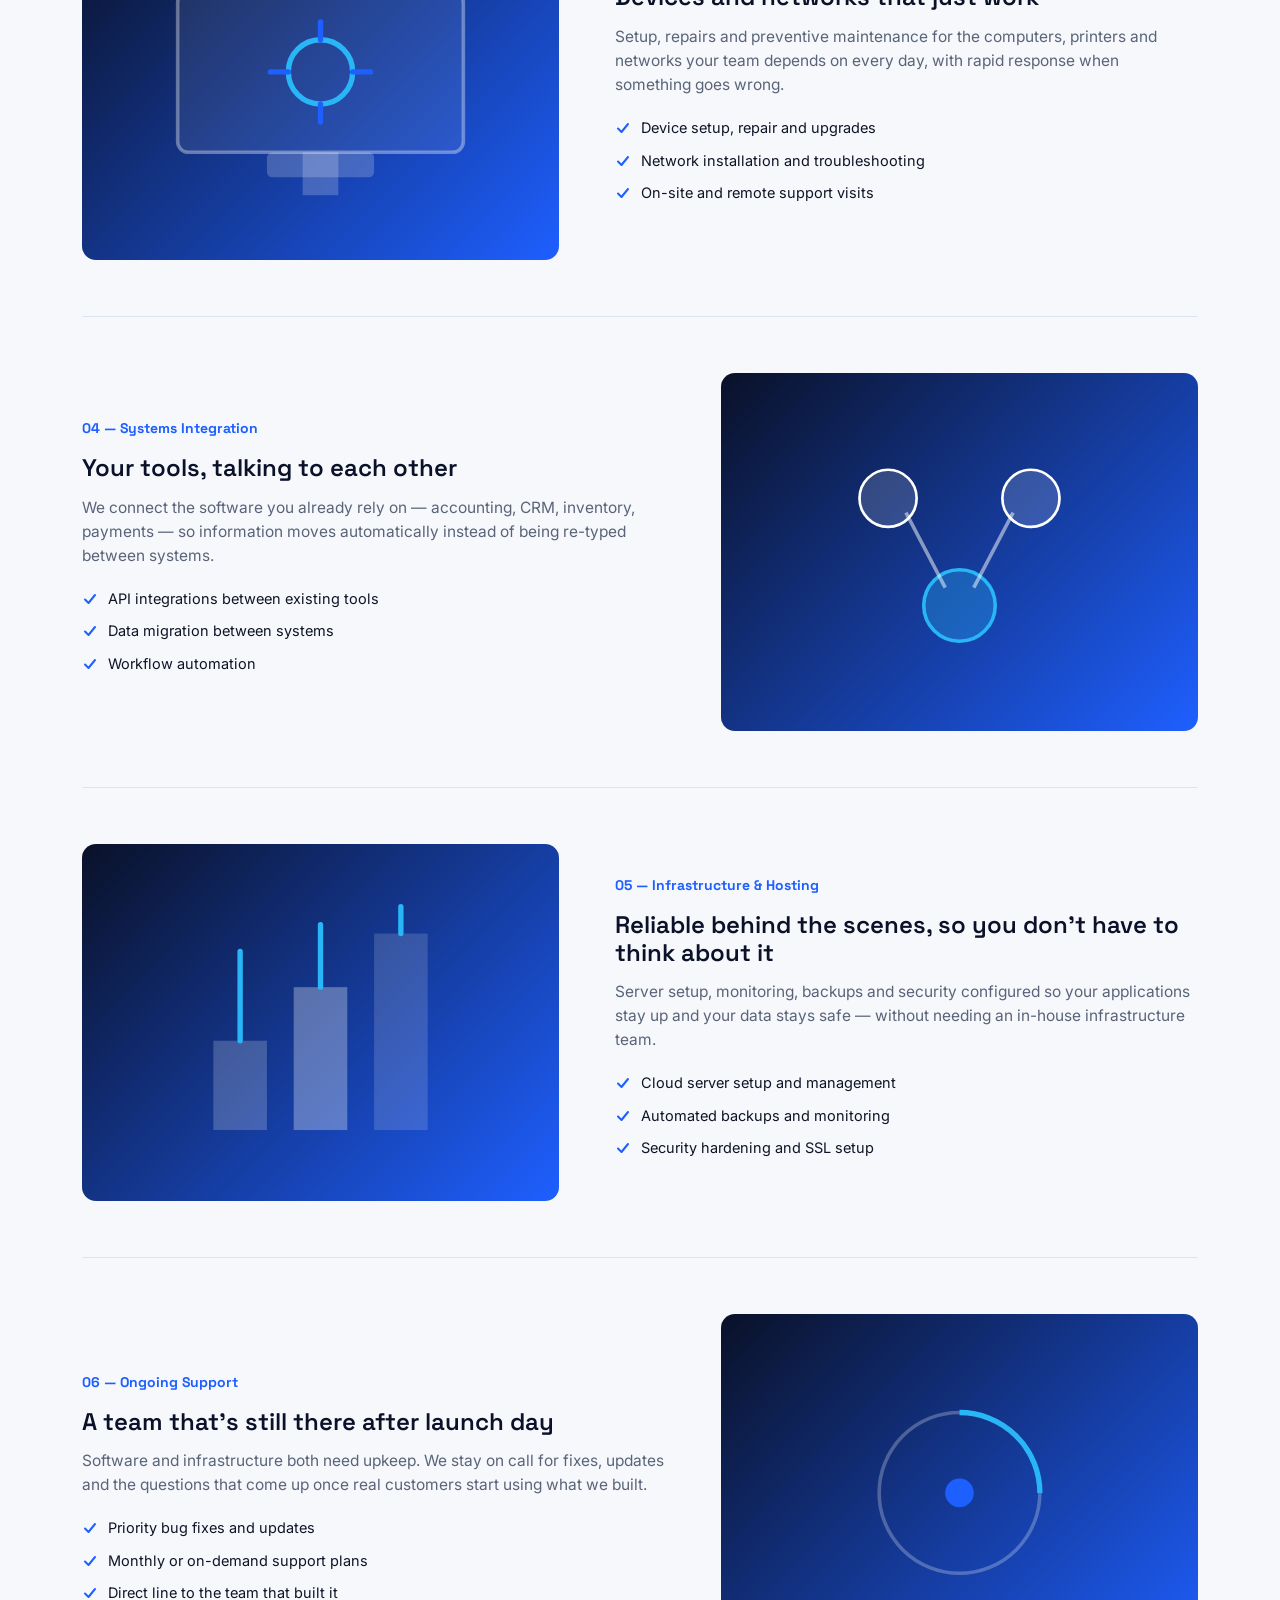
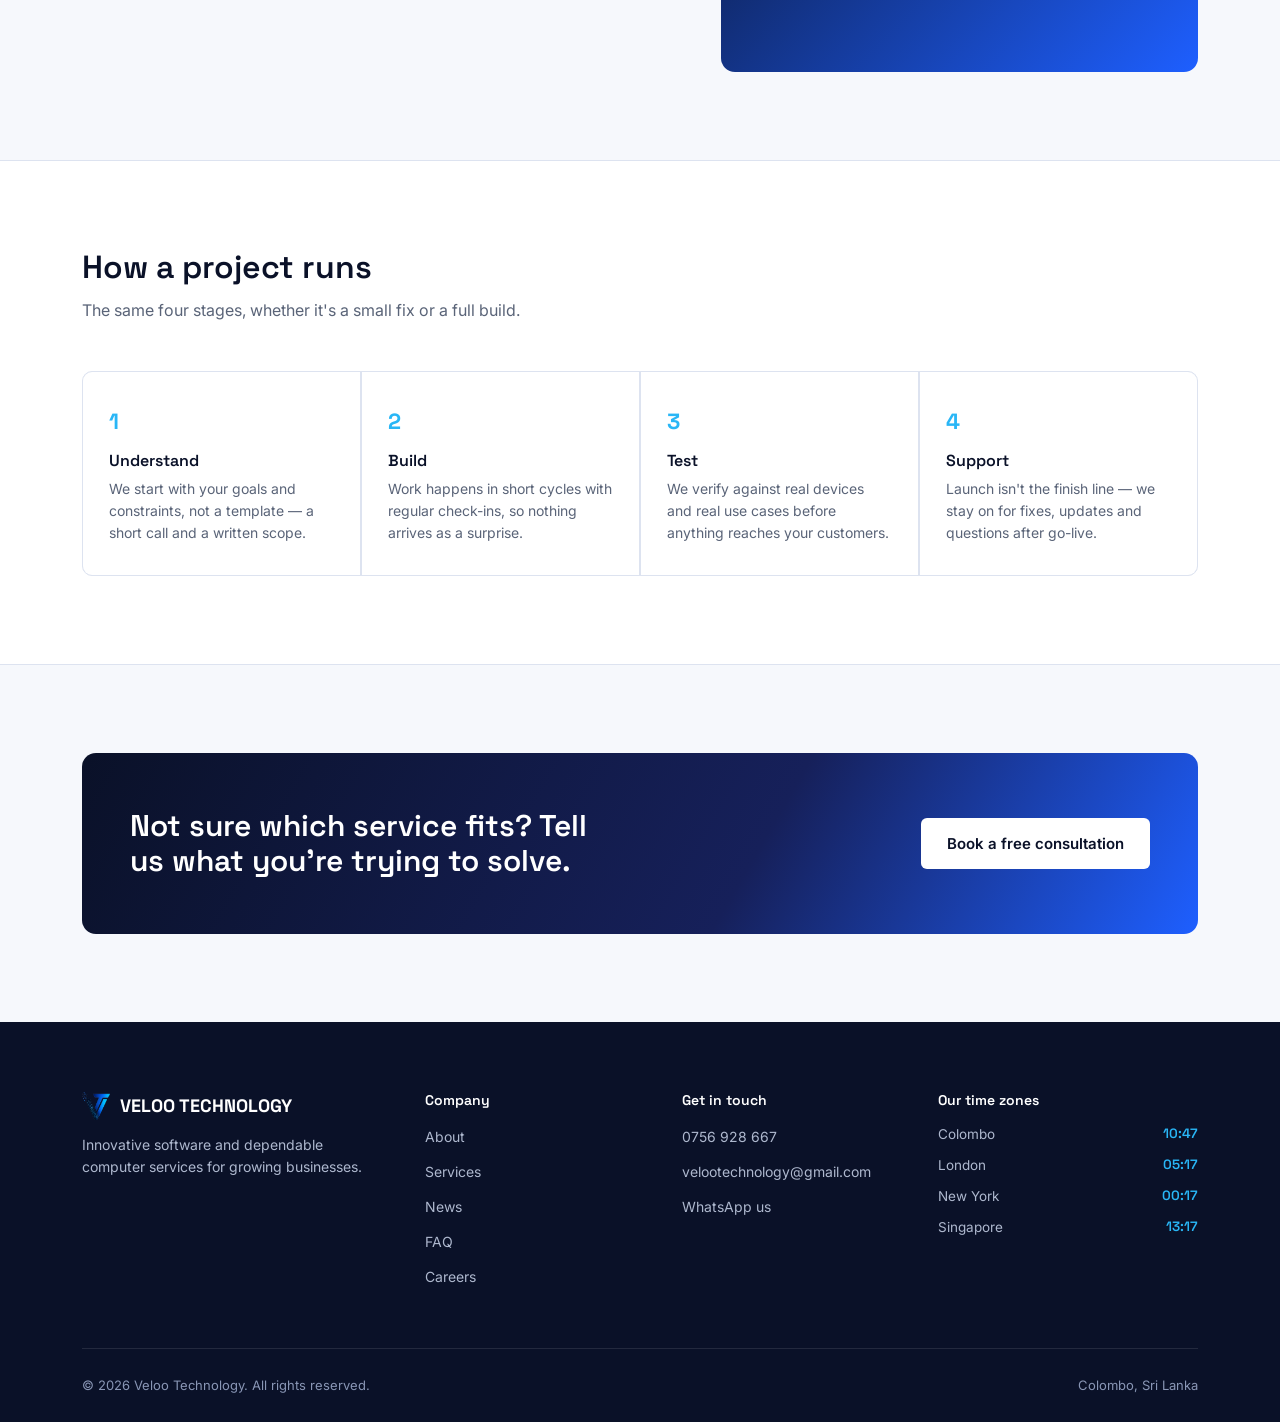
<file: services.html>
<!DOCTYPE html>
<html lang="en">
<head>
<meta charset="UTF-8">
<meta name="viewport" content="width=device-width, initial-scale=1.0">
<title>Services — Veloo Technology</title>
<meta name="description" content="Web and mobile development, hardware and IT support, systems integration, hosting and ongoing support from Veloo Technology.">
<link rel="preconnect" href="https://fonts.googleapis.com">
<link href="https://fonts.googleapis.com/css2?family=Space+Grotesk:wght@400;500;600;700&family=Inter:wght@400;500;600&display=swap" rel="stylesheet">
<link rel="stylesheet" href="css/style.css">
</head>
<body>

<nav class="nav">
  <div class="nav-inner">
    <a href="index.html" class="brand">
      <img src="assets/logo-icon.png" class="brand-mark" alt="Veloo Technology logo">
      VELOO TECHNOLOGY
    </a>
    <div class="nav-links">
      <a href="services.html" class="active">Services</a>
      <a href="about.html">About</a>
      <a href="faq.html">FAQ</a>
      <a href="index.html#news">News</a>
      <a href="contact.html">Contact</a>
    </div>
    <div class="nav-actions">
      <a class="icon-btn" href="https://wa.me/94756928667" aria-label="WhatsApp" target="_blank" rel="noopener">
        <svg width="18" height="18" viewBox="0 0 24 24" fill="currentColor"><path d="M17.6 6.3A8.7 8.7 0 0 0 5.4 17.9L4 22l4.2-1.4a8.7 8.7 0 0 0 4.1 1A8.7 8.7 0 0 0 17.6 6.3ZM12.3 20a7.2 7.2 0 0 1-3.7-1l-.3-.2-2.5.8.8-2.4-.2-.3a7.2 7.2 0 1 1 5.9 3ZM16 14.4c-.2-.1-1.3-.6-1.5-.7-.2-.1-.3-.1-.5.1s-.6.7-.7.8-.3.2-.5.1a5.9 5.9 0 0 1-1.7-1.1 6.4 6.4 0 0 1-1.2-1.5c-.1-.2 0-.3.1-.4l.4-.4.2-.3v-.3c0-.1-.5-1.3-.7-1.7s-.4-.4-.5-.4h-.5c-.1 0-.4.1-.6.3a2.3 2.3 0 0 0-.7 1.7 4 4 0 0 0 .8 2.1 9.5 9.5 0 0 0 3.7 3.3c.5.2.9.4 1.2.5a2.9 2.9 0 0 0 1.3.1 2.2 2.2 0 0 0 1.4-1c.1-.3.1-.5 0-.6Z"/></svg>
      </a>
      <a class="icon-btn" href="tel:+94756928667" aria-label="Call us">
        <svg width="17" height="17" viewBox="0 0 24 24" fill="currentColor"><path d="M6.6 10.8a15.9 15.9 0 0 0 6.6 6.6l2.2-2.2a1 1 0 0 1 1-.2 11 11 0 0 0 3.5.6 1 1 0 0 1 1 1V20a1 1 0 0 1-1 1A17 17 0 0 1 3 4a1 1 0 0 1 1-1h3.4a1 1 0 0 1 1 1 11 11 0 0 0 .6 3.5 1 1 0 0 1-.2 1Z"/></svg>
      </a>
      <a class="nav-cta" href="contact.html">Get a Quote</a>
    </div>
    <button class="nav-toggle" aria-label="Menu">
      <svg width="24" height="24" viewBox="0 0 24 24" fill="none" stroke="currentColor" stroke-width="2"><path d="M4 6h16M4 12h16M4 18h16"/></svg>
    </button>
  </div>
</nav>

<header class="page-header">
  <div class="wrap">
    <div class="breadcrumb"><a href="index.html">Home</a> / Services</div>
    <h1>Services built around what your business actually needs</h1>
    <p>Software, hardware and infrastructure — delivered by one team so nothing gets lost between vendors.</p>
  </div>
</header>

<section>
  <div class="wrap">

    <div class="service-row">
      <div class="service-visual">
        <svg viewBox="0 0 200 160" fill="none">
          <rect x="20" y="20" width="160" height="110" rx="6" fill="rgba(255,255,255,0.08)" stroke="rgba(255,255,255,0.35)" stroke-width="2"/>
          <rect x="20" y="20" width="160" height="20" rx="6" fill="rgba(255,255,255,0.15)"/>
          <circle cx="32" cy="30" r="3" fill="#fff"/><circle cx="42" cy="30" r="3" fill="#fff"/><circle cx="52" cy="30" r="3" fill="#fff"/>
          <rect x="34" y="54" width="80" height="8" rx="2" fill="rgba(255,255,255,0.5)"/>
          <rect x="34" y="70" width="132" height="8" rx="2" fill="rgba(255,255,255,0.25)"/>
          <rect x="34" y="86" width="100" height="8" rx="2" fill="rgba(255,255,255,0.25)"/>
          <rect x="34" y="104" width="50" height="16" rx="4" fill="#29B6F6"/>
        </svg>
      </div>
      <div class="service-content">
        <div class="service-index">01 — Web Development</div>
        <h3>Websites and web apps that hold up under real traffic</h3>
        <p>From a marketing site to a customer portal with logins and payments, we build for how people actually use it — fast to load, easy to update, and built to grow with you.</p>
        <ul class="service-list">
          <li><svg width="16" height="16" viewBox="0 0 16 16" fill="none"><path d="M3 8.5L6.5 12L13 4" stroke="#1E5FFF" stroke-width="2" stroke-linecap="round" stroke-linejoin="round"/></svg>Custom websites and e-commerce stores</li>
          <li><svg width="16" height="16" viewBox="0 0 16 16" fill="none"><path d="M3 8.5L6.5 12L13 4" stroke="#1E5FFF" stroke-width="2" stroke-linecap="round" stroke-linejoin="round"/></svg>Customer portals and internal dashboards</li>
          <li><svg width="16" height="16" viewBox="0 0 16 16" fill="none"><path d="M3 8.5L6.5 12L13 4" stroke="#1E5FFF" stroke-width="2" stroke-linecap="round" stroke-linejoin="round"/></svg>Ongoing maintenance and content updates</li>
        </ul>
      </div>
    </div>

    <div class="service-row reverse">
      <div class="service-visual">
        <svg viewBox="0 0 200 160" fill="none">
          <rect x="70" y="16" width="60" height="128" rx="10" fill="rgba(255,255,255,0.08)" stroke="rgba(255,255,255,0.35)" stroke-width="2"/>
          <rect x="80" y="30" width="40" height="86" rx="3" fill="rgba(255,255,255,0.2)"/>
          <rect x="92" y="122" width="16" height="4" rx="2" fill="#fff"/>
          <circle cx="100" cy="60" r="10" fill="#29B6F6" opacity="0.8"/>
          <circle cx="100" cy="95" r="10" fill="#1E5FFF" opacity="0.7"/>
        </svg>
      </div>
      <div class="service-content">
        <div class="service-index">02 — Mobile Applications</div>
        <h3>Apps people open again, not just once</h3>
        <p>We design for the moments your customers actually reach for their phone — booking, checking status, getting support — and build native-feeling apps for iOS and Android around those moments.</p>
        <ul class="service-list">
          <li><svg width="16" height="16" viewBox="0 0 16 16" fill="none"><path d="M3 8.5L6.5 12L13 4" stroke="#1E5FFF" stroke-width="2" stroke-linecap="round" stroke-linejoin="round"/></svg>iOS and Android app development</li>
          <li><svg width="16" height="16" viewBox="0 0 16 16" fill="none"><path d="M3 8.5L6.5 12L13 4" stroke="#1E5FFF" stroke-width="2" stroke-linecap="round" stroke-linejoin="round"/></svg>Push notifications and offline support</li>
          <li><svg width="16" height="16" viewBox="0 0 16 16" fill="none"><path d="M3 8.5L6.5 12L13 4" stroke="#1E5FFF" stroke-width="2" stroke-linecap="round" stroke-linejoin="round"/></svg>App store submission and updates</li>
        </ul>
      </div>
    </div>

    <div class="service-row">
      <div class="service-visual">
        <svg viewBox="0 0 200 160" fill="none">
          <rect x="20" y="30" width="160" height="90" rx="6" fill="rgba(255,255,255,0.08)" stroke="rgba(255,255,255,0.35)" stroke-width="2"/>
          <rect x="70" y="120" width="60" height="14" rx="3" fill="rgba(255,255,255,0.2)"/>
          <rect x="90" y="120" width="20" height="24" fill="rgba(255,255,255,0.2)"/>
          <circle cx="100" cy="75" r="18" stroke="#29B6F6" stroke-width="3" fill="none"/>
          <path d="M100 57v-10M100 93v10M118 75h10M72 75h10" stroke="#1E5FFF" stroke-width="3" stroke-linecap="round"/>
        </svg>
      </div>
      <div class="service-content">
        <div class="service-index">03 — Hardware & IT Support</div>
        <h3>Devices and networks that just work</h3>
        <p>Setup, repairs and preventive maintenance for the computers, printers and networks your team depends on every day, with rapid response when something goes wrong.</p>
        <ul class="service-list">
          <li><svg width="16" height="16" viewBox="0 0 16 16" fill="none"><path d="M3 8.5L6.5 12L13 4" stroke="#1E5FFF" stroke-width="2" stroke-linecap="round" stroke-linejoin="round"/></svg>Device setup, repair and upgrades</li>
          <li><svg width="16" height="16" viewBox="0 0 16 16" fill="none"><path d="M3 8.5L6.5 12L13 4" stroke="#1E5FFF" stroke-width="2" stroke-linecap="round" stroke-linejoin="round"/></svg>Network installation and troubleshooting</li>
          <li><svg width="16" height="16" viewBox="0 0 16 16" fill="none"><path d="M3 8.5L6.5 12L13 4" stroke="#1E5FFF" stroke-width="2" stroke-linecap="round" stroke-linejoin="round"/></svg>On-site and remote support visits</li>
        </ul>
      </div>
    </div>

    <div class="service-row reverse">
      <div class="service-visual">
        <svg viewBox="0 0 200 160" fill="none">
          <circle cx="60" cy="50" r="16" fill="rgba(255,255,255,0.15)" stroke="#fff" stroke-width="1.5"/>
          <circle cx="140" cy="50" r="16" fill="rgba(255,255,255,0.15)" stroke="#fff" stroke-width="1.5"/>
          <circle cx="100" cy="110" r="20" fill="rgba(41,182,246,0.3)" stroke="#29B6F6" stroke-width="2"/>
          <path d="M70 58L92 100M130 58L108 100" stroke="rgba(255,255,255,0.5)" stroke-width="2"/>
        </svg>
      </div>
      <div class="service-content">
        <div class="service-index">04 — Systems Integration</div>
        <h3>Your tools, talking to each other</h3>
        <p>We connect the software you already rely on — accounting, CRM, inventory, payments — so information moves automatically instead of being re-typed between systems.</p>
        <ul class="service-list">
          <li><svg width="16" height="16" viewBox="0 0 16 16" fill="none"><path d="M3 8.5L6.5 12L13 4" stroke="#1E5FFF" stroke-width="2" stroke-linecap="round" stroke-linejoin="round"/></svg>API integrations between existing tools</li>
          <li><svg width="16" height="16" viewBox="0 0 16 16" fill="none"><path d="M3 8.5L6.5 12L13 4" stroke="#1E5FFF" stroke-width="2" stroke-linecap="round" stroke-linejoin="round"/></svg>Data migration between systems</li>
          <li><svg width="16" height="16" viewBox="0 0 16 16" fill="none"><path d="M3 8.5L6.5 12L13 4" stroke="#1E5FFF" stroke-width="2" stroke-linecap="round" stroke-linejoin="round"/></svg>Workflow automation</li>
        </ul>
      </div>
    </div>

    <div class="service-row">
      <div class="service-visual">
        <svg viewBox="0 0 200 160" fill="none">
          <rect x="40" y="90" width="30" height="50" fill="rgba(255,255,255,0.2)"/>
          <rect x="85" y="60" width="30" height="80" fill="rgba(255,255,255,0.3)"/>
          <rect x="130" y="30" width="30" height="110" fill="rgba(255,255,255,0.15)"/>
          <path d="M55 90V40M100 60V25M145 30V15" stroke="#29B6F6" stroke-width="3" stroke-linecap="round"/>
        </svg>
      </div>
      <div class="service-content">
        <div class="service-index">05 — Infrastructure & Hosting</div>
        <h3>Reliable behind the scenes, so you don't have to think about it</h3>
        <p>Server setup, monitoring, backups and security configured so your applications stay up and your data stays safe — without needing an in-house infrastructure team.</p>
        <ul class="service-list">
          <li><svg width="16" height="16" viewBox="0 0 16 16" fill="none"><path d="M3 8.5L6.5 12L13 4" stroke="#1E5FFF" stroke-width="2" stroke-linecap="round" stroke-linejoin="round"/></svg>Cloud server setup and management</li>
          <li><svg width="16" height="16" viewBox="0 0 16 16" fill="none"><path d="M3 8.5L6.5 12L13 4" stroke="#1E5FFF" stroke-width="2" stroke-linecap="round" stroke-linejoin="round"/></svg>Automated backups and monitoring</li>
          <li><svg width="16" height="16" viewBox="0 0 16 16" fill="none"><path d="M3 8.5L6.5 12L13 4" stroke="#1E5FFF" stroke-width="2" stroke-linecap="round" stroke-linejoin="round"/></svg>Security hardening and SSL setup</li>
        </ul>
      </div>
    </div>

    <div class="service-row reverse">
      <div class="service-visual">
        <svg viewBox="0 0 200 160" fill="none">
          <circle cx="100" cy="80" r="45" fill="none" stroke="rgba(255,255,255,0.25)" stroke-width="2"/>
          <path d="M100 35a45 45 0 0 1 45 45" stroke="#29B6F6" stroke-width="3" fill="none"/>
          <circle cx="100" cy="80" r="8" fill="#1E5FFF"/>
        </svg>
      </div>
      <div class="service-content">
        <div class="service-index">06 — Ongoing Support</div>
        <h3>A team that's still there after launch day</h3>
        <p>Software and infrastructure both need upkeep. We stay on call for fixes, updates and the questions that come up once real customers start using what we built.</p>
        <ul class="service-list">
          <li><svg width="16" height="16" viewBox="0 0 16 16" fill="none"><path d="M3 8.5L6.5 12L13 4" stroke="#1E5FFF" stroke-width="2" stroke-linecap="round" stroke-linejoin="round"/></svg>Priority bug fixes and updates</li>
          <li><svg width="16" height="16" viewBox="0 0 16 16" fill="none"><path d="M3 8.5L6.5 12L13 4" stroke="#1E5FFF" stroke-width="2" stroke-linecap="round" stroke-linejoin="round"/></svg>Monthly or on-demand support plans</li>
          <li><svg width="16" height="16" viewBox="0 0 16 16" fill="none"><path d="M3 8.5L6.5 12L13 4" stroke="#1E5FFF" stroke-width="2" stroke-linecap="round" stroke-linejoin="round"/></svg>Direct line to the team that built it</li>
        </ul>
      </div>
    </div>

  </div>
</section>

<section style="background:var(--white);border-top:1px solid var(--line);border-bottom:1px solid var(--line);">
  <div class="wrap">
    <div class="section-head">
      <h2>How a project runs</h2>
      <p class="lead">The same four stages, whether it's a small fix or a full build.</p>
    </div>
    <div class="process-grid">
      <div class="process-step">
        <div class="process-num">1</div>
        <h4>Understand</h4>
        <p>We start with your goals and constraints, not a template — a short call and a written scope.</p>
      </div>
      <div class="process-step">
        <div class="process-num">2</div>
        <h4>Build</h4>
        <p>Work happens in short cycles with regular check-ins, so nothing arrives as a surprise.</p>
      </div>
      <div class="process-step">
        <div class="process-num">3</div>
        <h4>Test</h4>
        <p>We verify against real devices and real use cases before anything reaches your customers.</p>
      </div>
      <div class="process-step">
        <div class="process-num">4</div>
        <h4>Support</h4>
        <p>Launch isn't the finish line — we stay on for fixes, updates and questions after go-live.</p>
      </div>
    </div>
  </div>
</section>

<section>
  <div class="wrap">
    <div class="cta-band">
      <h2>Not sure which service fits? Tell us what you're trying to solve.</h2>
      <a class="btn-primary" href="contact.html">Book a free consultation</a>
    </div>
  </div>
</section>

<footer>
  <div class="wrap">
    <div class="footer-grid">
      <div>
        <div class="footer-brand">
          <img src="assets/logo-icon.png" width="28" height="28" alt="Veloo Technology logo">
          VELOO TECHNOLOGY
        </div>
        <p style="font-size:14px;color:#AEB8CE;max-width:280px;">Innovative software and dependable computer services for growing businesses.</p>
      </div>
      <div class="footer-col">
        <h4>Company</h4>
        <ul>
          <li><a href="about.html">About</a></li>
          <li><a href="services.html">Services</a></li>
          <li><a href="index.html#news">News</a></li>
          <li><a href="faq.html">FAQ</a></li>
          <li><a href="#">Careers</a></li>
        </ul>
      </div>
      <div class="footer-col">
        <h4>Get in touch</h4>
        <ul>
          <li><a href="tel:+94756928667">0756 928 667</a></li>
          <li><a href="mailto:velootechnology@gmail.com">velootechnology@gmail.com</a></li>
          <li><a href="https://wa.me/94756928667" target="_blank" rel="noopener">WhatsApp us</a></li>
        </ul>
      </div>
      <div class="footer-col">
        <h4>Our time zones</h4>
        <div class="clocks" id="clocks">
          <div class="clock-row"><span class="clock-city">Colombo</span><span class="clock-time" data-tz="Asia/Colombo">--:--</span></div>
          <div class="clock-row"><span class="clock-city">London</span><span class="clock-time" data-tz="Europe/London">--:--</span></div>
          <div class="clock-row"><span class="clock-city">New York</span><span class="clock-time" data-tz="America/New_York">--:--</span></div>
          <div class="clock-row"><span class="clock-city">Singapore</span><span class="clock-time" data-tz="Asia/Singapore">--:--</span></div>
        </div>
      </div>
    </div>
    <div class="footer-bottom">
      <span>© 2026 Veloo Technology. All rights reserved.</span>
      <span>Colombo, Sri Lanka</span>
    </div>
  </div>
</footer>

<div class="float-actions">
  <a class="float-btn whatsapp" href="https://wa.me/94756928667" target="_blank" rel="noopener" aria-label="Chat on WhatsApp">
    <svg width="24" height="24" viewBox="0 0 24 24" fill="currentColor"><path d="M17.6 6.3A8.7 8.7 0 0 0 5.4 17.9L4 22l4.2-1.4a8.7 8.7 0 0 0 4.1 1A8.7 8.7 0 0 0 17.6 6.3ZM12.3 20a7.2 7.2 0 0 1-3.7-1l-.3-.2-2.5.8.8-2.4-.2-.3a7.2 7.2 0 1 1 5.9 3ZM16 14.4c-.2-.1-1.3-.6-1.5-.7-.2-.1-.3-.1-.5.1s-.6.7-.7.8-.3.2-.5.1a5.9 5.9 0 0 1-1.7-1.1 6.4 6.4 0 0 1-1.2-1.5c-.1-.2 0-.3.1-.4l.4-.4.2-.3v-.3c0-.1-.5-1.3-.7-1.7s-.4-.4-.5-.4h-.5c-.1 0-.4.1-.6.3a2.3 2.3 0 0 0-.7 1.7 4 4 0 0 0 .8 2.1 9.5 9.5 0 0 0 3.7 3.3c.5.2.9.4 1.2.5a2.9 2.9 0 0 0 1.3.1 2.2 2.2 0 0 0 1.4-1c.1-.3.1-.5 0-.6Z"/></svg>
  </a>
  <a class="float-btn phone" href="tel:+94756928667" aria-label="Call Veloo Technology">
    <svg width="20" height="20" viewBox="0 0 24 24" fill="currentColor"><path d="M6.6 10.8a15.9 15.9 0 0 0 6.6 6.6l2.2-2.2a1 1 0 0 1 1-.2 11 11 0 0 0 3.5.6 1 1 0 0 1 1 1V20a1 1 0 0 1-1 1A17 17 0 0 1 3 4a1 1 0 0 1 1-1h3.4a1 1 0 0 1 1 1 11 11 0 0 0 .6 3.5 1 1 0 0 1-.2 1Z"/></svg>
  </a>
</div>

<script src="js/main.js"></script>
</body>
</html>
</file>
<file: css/style.css>
/* =========================================================
   VELOO TECHNOLOGY — Site Stylesheet
   Shared across: index, services, about, contact, faq
   ========================================================= */

:root{
  --navy:#0A1128;
  --navy-2:#101a3d;
  --blue:#1E5FFF;
  --cyan:#29B6F6;
  --paper:#F6F8FC;
  --white:#FFFFFF;
  --ink:#0F1526;
  --slate:#5A6478;
  --line:#DDE3F0;
  --radius:6px;
}

/* ---------- Reset & base ---------- */
*{margin:0;padding:0;box-sizing:border-box;}
html{scroll-behavior:smooth;}
body{
  font-family:'Inter',sans-serif;
  background:var(--paper);
  color:var(--ink);
  line-height:1.55;
  -webkit-font-smoothing:antialiased;
}
h1,h2,h3,h4{font-family:'Space Grotesk',sans-serif;font-weight:600;line-height:1.15;color:var(--navy);}
a{color:inherit;text-decoration:none;}
img{max-width:100%;display:block;}
ul{list-style:none;}
button{font-family:inherit;}

.wrap{max-width:1180px;margin:0 auto;padding:0 32px;}
@media(max-width:640px){.wrap{padding:0 20px;}}

:focus-visible{outline:2px solid var(--blue);outline-offset:2px;}
@media (prefers-reduced-motion: reduce){
  *{animation-duration:0.01ms !important;animation-iteration-count:1 !important;transition-duration:0.01ms !important;}
}

section{padding:88px 0;}
.section-head{max-width:640px;margin-bottom:48px;}
.section-head h2{font-size:clamp(24px,3vw,32px);}
.section-head p.lead{color:var(--slate);font-size:16px;margin-top:12px;}

/* ---------- Buttons ---------- */
.btn-primary{
  background:var(--blue);color:var(--white);padding:14px 26px;
  border-radius:var(--radius);font-weight:600;font-size:15px;
  transition:transform .2s, background .2s, color .2s;display:inline-block;border:none;cursor:pointer;
}
.btn-primary:hover{background:var(--cyan);transform:translateY(-1px);}
.btn-ghost{
  border:1px solid rgba(255,255,255,0.28);color:var(--white);
  padding:14px 26px;border-radius:var(--radius);font-weight:600;font-size:15px;
  transition:border-color .2s, background .2s;display:inline-block;
}
.btn-ghost:hover{border-color:var(--cyan);background:rgba(255,255,255,0.05);}

/* ---------- Nav ---------- */
.nav{position:sticky;top:0;z-index:100;background:rgba(10,17,40,0.92);backdrop-filter:blur(10px);}
.nav-inner{
  max-width:1180px;margin:0 auto;padding:0 32px;
  display:flex;align-items:center;justify-content:space-between;height:68px;
}
.brand{display:flex;align-items:center;gap:10px;color:var(--white);font-family:'Space Grotesk';font-weight:700;font-size:18px;letter-spacing:0.2px;}
.brand-mark{width:34px;height:auto;flex-shrink:0;}
.nav-links{display:flex;align-items:center;gap:30px;}
.nav-links a{color:#C7D0E8;font-size:14.5px;font-weight:500;transition:color .2s;}
.nav-links a:hover, .nav-links a.active{color:var(--white);}
.nav-links a.active{color:var(--cyan);}
.nav-actions{display:flex;align-items:center;gap:14px;}
.icon-btn{
  width:38px;height:38px;border-radius:50%;
  display:flex;align-items:center;justify-content:center;
  background:rgba(255,255,255,0.08);color:var(--white);
  transition:background .2s;
}
.icon-btn:hover{background:var(--blue);}
.nav-cta{
  background:var(--blue);color:var(--white);padding:10px 20px;
  border-radius:var(--radius);font-size:14.5px;font-weight:600;
  transition:background .2s;
}
.nav-cta:hover{background:var(--cyan);}
.nav-toggle{display:none;background:none;border:none;color:var(--white);cursor:pointer;}
@media(max-width:960px){
  .nav-links{
    display:none;position:absolute;top:68px;left:0;right:0;
    background:var(--navy);flex-direction:column;align-items:flex-start;
    gap:0;padding:8px 32px 20px;border-top:1px solid rgba(255,255,255,0.08);
  }
  .nav-links.is-open{display:flex;}
  .nav-links a{padding:12px 0;width:100%;}
  .nav-toggle{display:block;}
}

/* ---------- Page header (interior pages) ---------- */
.page-header{
  background:linear-gradient(180deg,var(--navy) 0%, var(--navy-2) 70%, #142457 100%);
  color:var(--white);padding:76px 0 64px;
}
.breadcrumb{color:#8FA0D0;font-size:13.5px;margin-bottom:18px;}
.breadcrumb a:hover{color:var(--cyan);}
.page-header h1{color:var(--white);font-size:clamp(30px,4vw,46px);max-width:640px;margin-bottom:16px;}
.page-header p{color:#B9C3DE;font-size:16.5px;max-width:560px;}

/* ---------- Hero (home) ---------- */
.hero{
  position:relative;overflow:hidden;
  background:linear-gradient(180deg,var(--navy) 0%, var(--navy-2) 65%, #142457 100%);
  color:var(--white);padding:96px 0 110px;
}
.hero-grid{display:grid;grid-template-columns:1.1fr 0.9fr;gap:48px;align-items:center;}
@media(max-width:920px){.hero-grid{grid-template-columns:1fr;}}
.hero-eyebrow{display:inline-flex;align-items:center;gap:8px;color:var(--cyan);font-size:14px;font-weight:500;margin-bottom:22px;}
.hero-eyebrow .dot{width:7px;height:7px;border-radius:50%;background:var(--cyan);animation:pulse 2s infinite;}
@keyframes pulse{0%,100%{opacity:1;}50%{opacity:0.35;}}
.hero h1{font-size:clamp(34px,4.6vw,54px);letter-spacing:-0.01em;color:var(--white);margin-bottom:22px;min-height:2.3em;}
.hero h1 .rotating{color:var(--cyan);display:inline-block;transition:opacity .3s;}
.hero p{font-size:17px;color:#B9C3DE;max-width:520px;margin-bottom:34px;}
.hero-actions{display:flex;gap:14px;flex-wrap:wrap;}
.hero-visual{position:relative;height:420px;display:flex;align-items:center;justify-content:center;}
.hero-visual svg{width:100%;height:100%;}

/* ---------- Stats bar (home) ---------- */
.stats{background:var(--white);border-bottom:1px solid var(--line);margin-top:-56px;position:relative;z-index:2;}
.stats-inner{
  max-width:1180px;margin:0 auto;padding:0 32px;
  display:grid;grid-template-columns:repeat(4,1fr);
  background:var(--white);border-radius:10px;
  box-shadow:0 20px 50px -20px rgba(10,17,40,0.25);
}
.stat{padding:34px 20px;text-align:center;border-right:1px solid var(--line);}
.stat:last-child{border-right:none;}
.stat-num{font-family:'Space Grotesk';font-weight:700;font-size:clamp(28px,3vw,38px);color:var(--navy);}
.stat-label{font-size:13.5px;color:var(--slate);margin-top:6px;}
@media(max-width:760px){
  .stats-inner{grid-template-columns:repeat(2,1fr);}
  .stat{border-bottom:1px solid var(--line);}
}

/* ---------- Services grid (home preview + services page) ---------- */
.services-grid{
  display:grid;grid-template-columns:repeat(3,1fr);gap:2px;
  background:var(--line);border:1px solid var(--line);border-radius:10px;overflow:hidden;
}
@media(max-width:900px){.services-grid{grid-template-columns:repeat(2,1fr);}}
@media(max-width:600px){.services-grid{grid-template-columns:1fr;}}
.service{background:var(--white);padding:36px 30px;transition:background .25s;}
.service:hover{background:#F0F5FF;}
.service-icon{width:42px;height:42px;margin-bottom:20px;}
.service h3{font-size:18px;margin-bottom:10px;}
.service p{font-size:14.5px;color:var(--slate);}

/* ---------- Marquee (home) ---------- */
.marquee-section{background:var(--white);padding:56px 0;border-top:1px solid var(--line);border-bottom:1px solid var(--line);}
.marquee-label{text-align:center;color:var(--slate);font-size:14px;margin-bottom:30px;}
.marquee-track{
  overflow:hidden;position:relative;
  -webkit-mask-image:linear-gradient(90deg,transparent,#000 8%,#000 92%,transparent);
  mask-image:linear-gradient(90deg,transparent,#000 8%,#000 92%,transparent);
}
.marquee-inner{display:flex;gap:64px;width:max-content;animation:scroll 28s linear infinite;}
@keyframes scroll{from{transform:translateX(0);}to{transform:translateX(-50%);}}
.marquee-inner span{font-family:'Space Grotesk';font-weight:600;font-size:20px;color:#AEB8CE;white-space:nowrap;}

/* ---------- Timeline (home / about) ---------- */
.timeline{position:relative;padding-left:28px;}
.timeline::before{content:"";position:absolute;left:5px;top:6px;bottom:6px;width:2px;background:var(--line);}
.tl-item{position:relative;padding-bottom:38px;padding-left:24px;}
.tl-item:last-child{padding-bottom:0;}
.tl-item::before{content:"";position:absolute;left:-28px;top:4px;width:12px;height:12px;border-radius:50%;background:var(--blue);border:3px solid var(--paper);box-shadow:0 0 0 2px var(--blue);}
.tl-year{font-family:'Space Grotesk';font-weight:700;color:var(--blue);font-size:14px;margin-bottom:4px;}
.tl-item h3{font-size:17px;margin-bottom:6px;}
.tl-item p{color:var(--slate);font-size:14.5px;}

/* ---------- News (home) ---------- */
.news-grid{display:grid;grid-template-columns:repeat(3,1fr);gap:26px;}
@media(max-width:900px){.news-grid{grid-template-columns:1fr;}}
.news-card{background:var(--white);border:1px solid var(--line);border-radius:10px;overflow:hidden;transition:box-shadow .25s;}
.news-card:hover{box-shadow:0 16px 30px -18px rgba(10,17,40,0.25);}
.news-thumb{height:150px;background:linear-gradient(135deg,var(--navy),var(--blue));position:relative;}
.news-thumb svg{position:absolute;inset:0;width:100%;height:100%;opacity:0.5;}
.news-body{padding:22px;}
.news-date{font-size:12.5px;color:var(--slate);margin-bottom:8px;}
.news-card h3{font-size:16.5px;margin-bottom:8px;}
.news-card p{font-size:14px;color:var(--slate);}

/* ---------- CTA band (shared) ---------- */
.cta-band{
  background:linear-gradient(120deg,var(--navy),#16205A 60%, var(--blue));
  color:var(--white);border-radius:14px;padding:56px 48px;
  display:flex;align-items:center;justify-content:space-between;gap:30px;flex-wrap:wrap;
}
.cta-band h2{color:var(--white);font-size:clamp(22px,2.6vw,30px);max-width:480px;}
.cta-band .btn-primary{background:var(--white);color:var(--navy);}
.cta-band .btn-primary:hover{background:var(--cyan);color:var(--white);}

/* ---------- Service detail rows (services page) ---------- */
.service-row{
  display:grid;grid-template-columns:0.9fr 1.1fr;gap:56px;align-items:center;
  padding:56px 0;border-bottom:1px solid var(--line);
}
.service-row:first-child{padding-top:0;}
.service-row:last-child{border-bottom:none;padding-bottom:0;}
.service-row.reverse{grid-template-columns:1.1fr 0.9fr;}
.service-row.reverse .service-visual{order:2;}
@media(max-width:840px){
  .service-row, .service-row.reverse{grid-template-columns:1fr;}
  .service-row.reverse .service-visual{order:0;}
}
.service-visual{
  background:linear-gradient(135deg,var(--navy),var(--blue));
  border-radius:14px;aspect-ratio:4/3;display:flex;align-items:center;justify-content:center;padding:36px;
}
.service-visual svg{width:100%;height:100%;}
.service-index{font-family:'Space Grotesk';font-weight:700;color:var(--blue);font-size:14px;margin-bottom:14px;}
.service-content h3{font-size:24px;margin-bottom:14px;}
.service-content p{color:var(--slate);font-size:15.5px;margin-bottom:20px;}
.service-list li{display:flex;align-items:flex-start;gap:10px;font-size:14.5px;color:var(--ink);margin-bottom:10px;}
.service-list li svg{flex-shrink:0;margin-top:3px;}

/* ---------- Process steps (services page) ---------- */
.process-grid{display:grid;grid-template-columns:repeat(4,1fr);gap:2px;background:var(--line);border:1px solid var(--line);border-radius:10px;overflow:hidden;}
@media(max-width:900px){.process-grid{grid-template-columns:repeat(2,1fr);}}
@media(max-width:560px){.process-grid{grid-template-columns:1fr;}}
.process-step{background:var(--white);padding:32px 26px;}
.process-num{font-family:'Space Grotesk';font-weight:700;color:var(--cyan);font-size:22px;margin-bottom:14px;}
.process-step h4{font-size:16px;margin-bottom:8px;}
.process-step p{font-size:14px;color:var(--slate);}

/* ---------- Story split (about page) ---------- */
.story-grid{display:grid;grid-template-columns:1fr 1fr;gap:56px;align-items:center;}
@media(max-width:840px){.story-grid{grid-template-columns:1fr;}}
.story-visual{background:linear-gradient(135deg,var(--navy),var(--blue));border-radius:14px;aspect-ratio:4/3;display:flex;align-items:center;justify-content:center;padding:40px;}
.story-visual svg{width:100%;height:100%;}
.story-content p{color:var(--slate);font-size:16px;margin-bottom:16px;}
.story-content p:last-child{margin-bottom:0;}

/* ---------- Values grid (about page) ---------- */
.values-grid{display:grid;grid-template-columns:repeat(4,1fr);gap:2px;background:var(--line);border:1px solid var(--line);border-radius:10px;overflow:hidden;}
@media(max-width:900px){.values-grid{grid-template-columns:repeat(2,1fr);}}
@media(max-width:560px){.values-grid{grid-template-columns:1fr;}}
.value-card{background:var(--white);padding:32px 26px;transition:background .25s;}
.value-card:hover{background:#F0F5FF;}
.value-icon{width:38px;height:38px;margin-bottom:18px;}
.value-card h4{font-size:16.5px;margin-bottom:8px;}
.value-card p{font-size:14px;color:var(--slate);}

/* ---------- Team grid (about page) ---------- */
.team-grid{display:grid;grid-template-columns:repeat(3,1fr);gap:26px;}
@media(max-width:840px){.team-grid{grid-template-columns:repeat(2,1fr);}}
@media(max-width:560px){.team-grid{grid-template-columns:1fr;}}
.team-card{background:var(--white);border:1px solid var(--line);border-radius:10px;overflow:hidden;text-align:center;padding-bottom:24px;transition:box-shadow .25s;}
.team-card:hover{box-shadow:0 16px 30px -18px rgba(10,17,40,0.25);}
.team-photo{height:150px;background:linear-gradient(135deg,var(--navy),var(--blue));display:flex;align-items:center;justify-content:center;}
.team-photo svg{width:56px;height:56px;opacity:0.85;}
.team-card h4{font-size:16px;margin:18px 0 4px;}
.team-card .role{font-size:13px;color:var(--cyan);font-weight:600;}
.team-card p.bio{font-size:13.5px;color:var(--slate);padding:0 20px;margin-top:10px;}

/* ---------- Why-us list (about page) ---------- */
.why-list{display:grid;grid-template-columns:1fr 1fr;gap:22px 40px;}
@media(max-width:700px){.why-list{grid-template-columns:1fr;}}
.why-item{display:flex;gap:16px;align-items:flex-start;}
.why-num{font-family:'Space Grotesk';font-weight:700;color:var(--blue);font-size:20px;flex-shrink:0;}
.why-item h4{font-size:16px;margin-bottom:6px;}
.why-item p{font-size:14.5px;color:var(--slate);}

/* ---------- Contact page ---------- */
.contact-grid{display:grid;grid-template-columns:1fr 1.15fr;gap:56px;align-items:start;}
@media(max-width:900px){.contact-grid{grid-template-columns:1fr;}}

.info-card{background:var(--white);border:1px solid var(--line);border-radius:12px;padding:36px;margin-bottom:20px;}
.info-card h3{font-size:18px;margin-bottom:22px;}
.info-row{display:flex;gap:14px;align-items:flex-start;margin-bottom:20px;}
.info-row:last-child{margin-bottom:0;}
.info-icon{width:40px;height:40px;border-radius:8px;background:#EEF3FF;display:flex;align-items:center;justify-content:center;flex-shrink:0;}
.info-label{font-size:12.5px;color:var(--slate);margin-bottom:2px;}
.info-value{font-size:15px;font-weight:500;color:var(--ink);}
.info-value:hover{color:var(--blue);}

.hours-card{background:linear-gradient(135deg,var(--navy),var(--blue));border-radius:12px;padding:32px 36px;color:var(--white);}
.hours-card h3{color:var(--white);font-size:17px;margin-bottom:18px;}
.hours-row{display:flex;justify-content:space-between;font-size:14px;padding:9px 0;border-bottom:1px solid rgba(255,255,255,0.14);}
.hours-row:last-child{border-bottom:none;}
.hours-day{color:#C7D0E8;}
.hours-time{color:var(--cyan);font-weight:600;}

.form-card{background:var(--white);border:1px solid var(--line);border-radius:12px;padding:40px;}
.form-card h3{font-size:19px;margin-bottom:6px;}
.form-card p.sub{font-size:14.5px;color:var(--slate);margin-bottom:28px;}
.form-row{display:grid;grid-template-columns:1fr 1fr;gap:18px;}
@media(max-width:520px){.form-row{grid-template-columns:1fr;}}
.field{margin-bottom:20px;}
.field label{display:block;font-size:13.5px;font-weight:600;color:var(--ink);margin-bottom:7px;}
.field input, .field select, .field textarea{
  width:100%;padding:12px 14px;border:1px solid var(--line);border-radius:var(--radius);
  font-family:'Inter',sans-serif;font-size:14.5px;color:var(--ink);background:var(--paper);
  transition:border-color .2s;
}
.field input:focus, .field select:focus, .field textarea:focus{outline:none;border-color:var(--blue);background:var(--white);}
.field textarea{resize:vertical;min-height:120px;}
.submit-btn{
  background:var(--blue);color:var(--white);padding:14px 28px;border:none;
  border-radius:var(--radius);font-weight:600;font-size:15px;cursor:pointer;
  transition:background .2s;width:100%;
}
.submit-btn:hover{background:var(--cyan);}
.form-note{font-size:12.5px;color:var(--slate);margin-top:14px;text-align:center;}
.form-success{
  display:none;background:#EAF7EE;border:1px solid #B9E4C4;color:#1F6B37;
  padding:16px 18px;border-radius:var(--radius);font-size:14px;margin-bottom:20px;
  align-items:center;gap:10px;
}
.form-success.show{display:flex;}

.map-section{background:var(--white);border-top:1px solid var(--line);}
.map-frame{
  height:340px;border-radius:12px;overflow:hidden;position:relative;
  background:linear-gradient(135deg,var(--navy) 0%, var(--navy-2) 100%);
  display:flex;align-items:center;justify-content:center;
}
.map-frame svg{position:absolute;inset:0;width:100%;height:100%;opacity:0.35;}
.map-pin{position:relative;z-index:2;text-align:center;color:var(--white);}
.map-pin svg.pin-icon{width:36px;height:36px;margin:0 auto 10px;}
.map-pin .city{font-family:'Space Grotesk';font-weight:600;font-size:18px;}
.map-pin .country{font-size:13.5px;color:#B9C3DE;}

/* ---------- FAQ page ---------- */
.faq-layout{display:grid;grid-template-columns:230px 1fr;gap:48px;align-items:start;}
@media(max-width:820px){.faq-layout{grid-template-columns:1fr;}}
.faq-nav{position:sticky;top:88px;display:flex;flex-direction:column;gap:4px;}
@media(max-width:820px){.faq-nav{position:static;flex-direction:row;flex-wrap:wrap;gap:8px;}}
.faq-nav-btn{
  text-align:left;padding:11px 16px;border-radius:var(--radius);font-size:14.5px;font-weight:500;
  color:var(--slate);background:transparent;border:none;cursor:pointer;transition:background .2s, color .2s;
}
.faq-nav-btn:hover{background:#EEF3FF;color:var(--ink);}
.faq-nav-btn.active{background:var(--blue);color:var(--white);}

.faq-group{margin-bottom:46px;}
.faq-group:last-child{margin-bottom:0;}
.faq-group-title{font-size:20px;margin-bottom:18px;}

.faq-item{border-bottom:1px solid var(--line);}
.faq-item:first-child{border-top:1px solid var(--line);}
.faq-q{
  width:100%;text-align:left;background:none;border:none;cursor:pointer;
  padding:20px 4px;display:flex;justify-content:space-between;align-items:center;gap:16px;
  font-family:'Space Grotesk';font-size:16px;font-weight:600;color:var(--ink);
}
.faq-q .chevron{flex-shrink:0;transition:transform .25s;color:var(--blue);}
.faq-item.open .faq-q .chevron{transform:rotate(45deg);}
.faq-a{max-height:0;overflow:hidden;transition:max-height .3s ease, padding .3s ease;}
.faq-a p{padding:0 4px 20px;color:var(--slate);font-size:14.5px;max-width:640px;}
.faq-item.open .faq-a{max-height:300px;}

/* ---------- Footer (shared) ---------- */
footer{background:var(--navy);color:#C7D0E8;padding:70px 0 0;}
.footer-grid{display:grid;grid-template-columns:1.4fr 1fr 1fr 1.2fr;gap:40px;padding-bottom:50px;border-bottom:1px solid rgba(255,255,255,0.1);}
@media(max-width:900px){.footer-grid{grid-template-columns:1fr 1fr;}}
@media(max-width:560px){.footer-grid{grid-template-columns:1fr;}}
.footer-brand{display:flex;align-items:center;gap:10px;color:var(--white);font-family:'Space Grotesk';font-weight:700;font-size:18px;margin-bottom:14px;}
.footer-col h4{color:var(--white);font-size:14px;margin-bottom:16px;font-family:'Space Grotesk';}
.footer-col li{margin-bottom:10px;}
.footer-col a{font-size:14px;color:#AEB8CE;transition:color .2s;}
.footer-col a:hover{color:var(--cyan);}
.footer-about{font-size:14px;color:#AEB8CE;max-width:280px;}
.clocks{display:flex;flex-direction:column;gap:10px;}
.clock-row{display:flex;justify-content:space-between;font-size:13.5px;}
.clock-city{color:#AEB8CE;}
.clock-time{font-family:'Space Grotesk';color:var(--cyan);font-weight:600;}
.footer-bottom{
  display:flex;justify-content:space-between;align-items:center;
  padding:26px 0;font-size:13px;color:#8996B5;flex-wrap:wrap;gap:10px;
}

/* ---------- Floating contact actions ---------- */
.float-actions{position:fixed;bottom:24px;right:24px;display:flex;flex-direction:column;gap:12px;z-index:200;}
.float-btn{
  width:52px;height:52px;border-radius:50%;display:flex;align-items:center;justify-content:center;
  box-shadow:0 10px 24px -8px rgba(10,17,40,0.4);color:var(--white);transition:transform .2s;
}
.float-btn:hover{transform:scale(1.06);}
.float-btn.whatsapp{background:#25D366;}
.float-btn.phone{background:var(--blue);}
</file>
